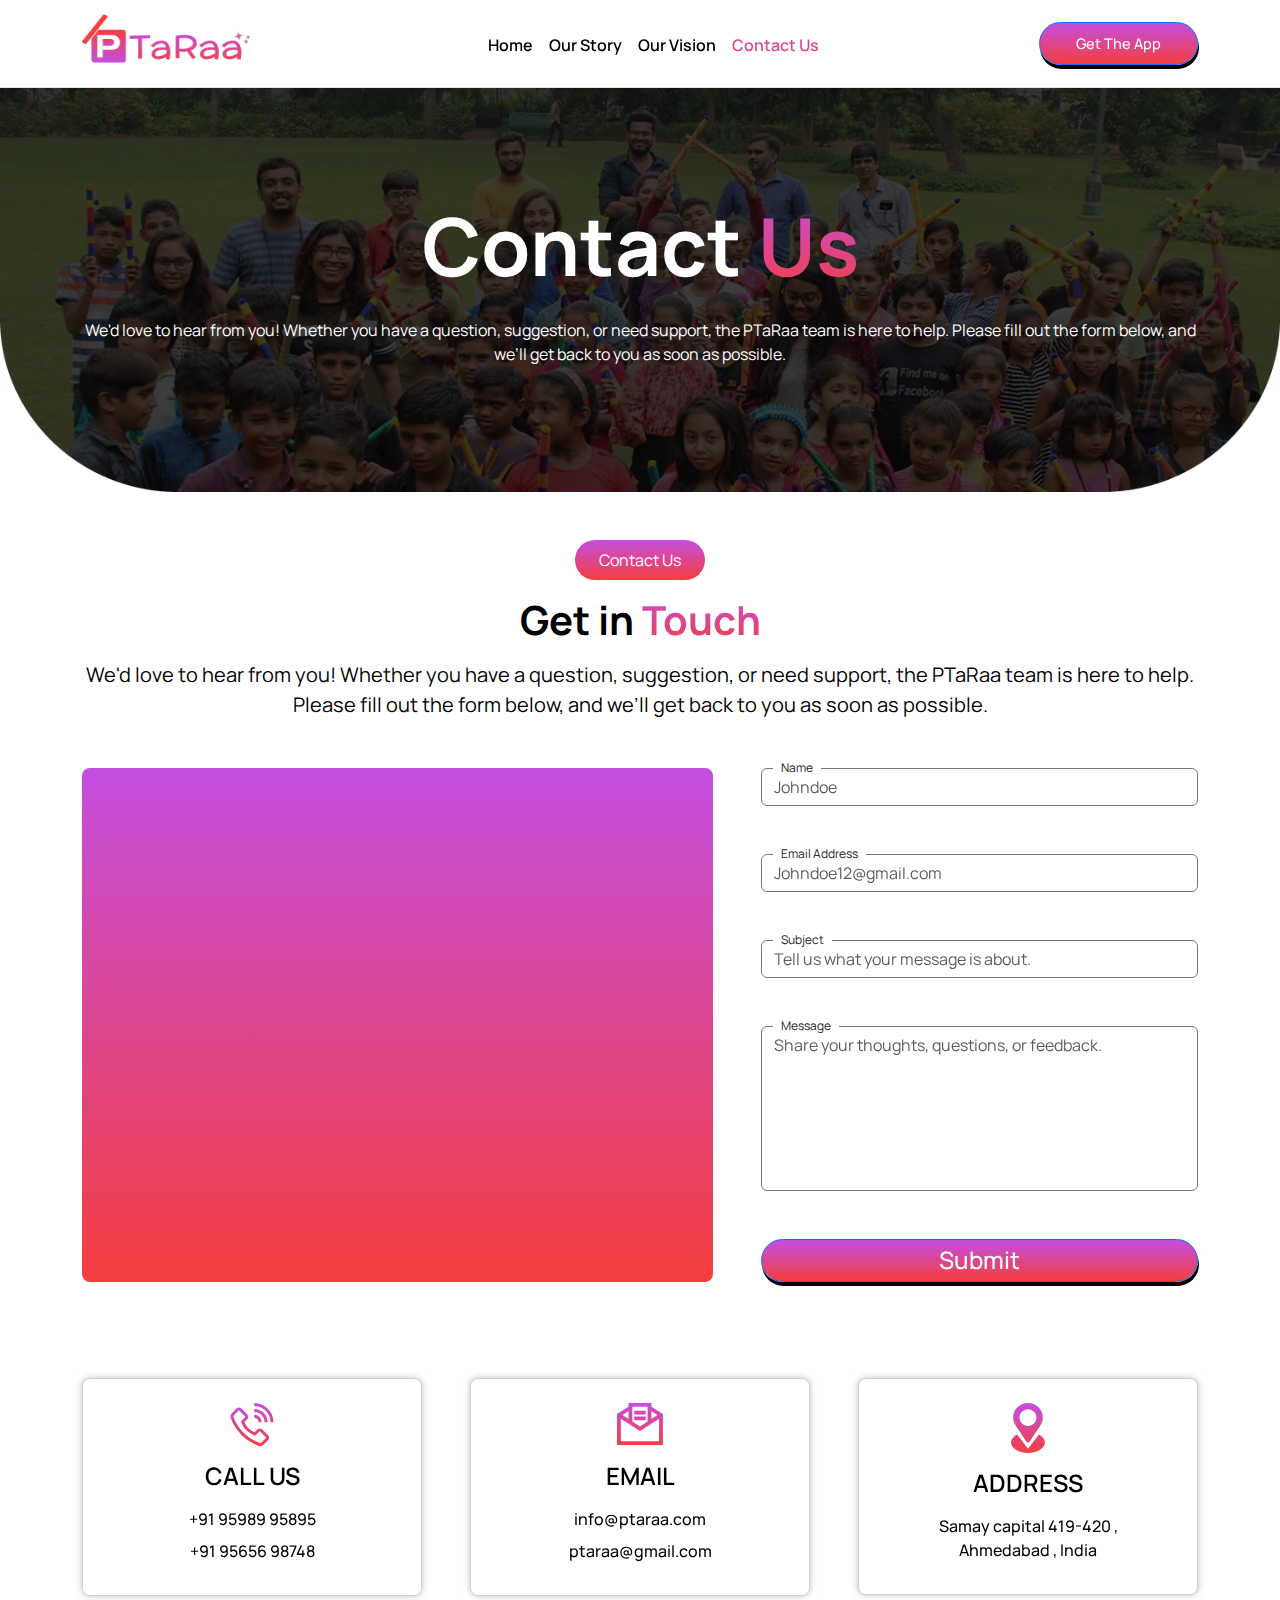
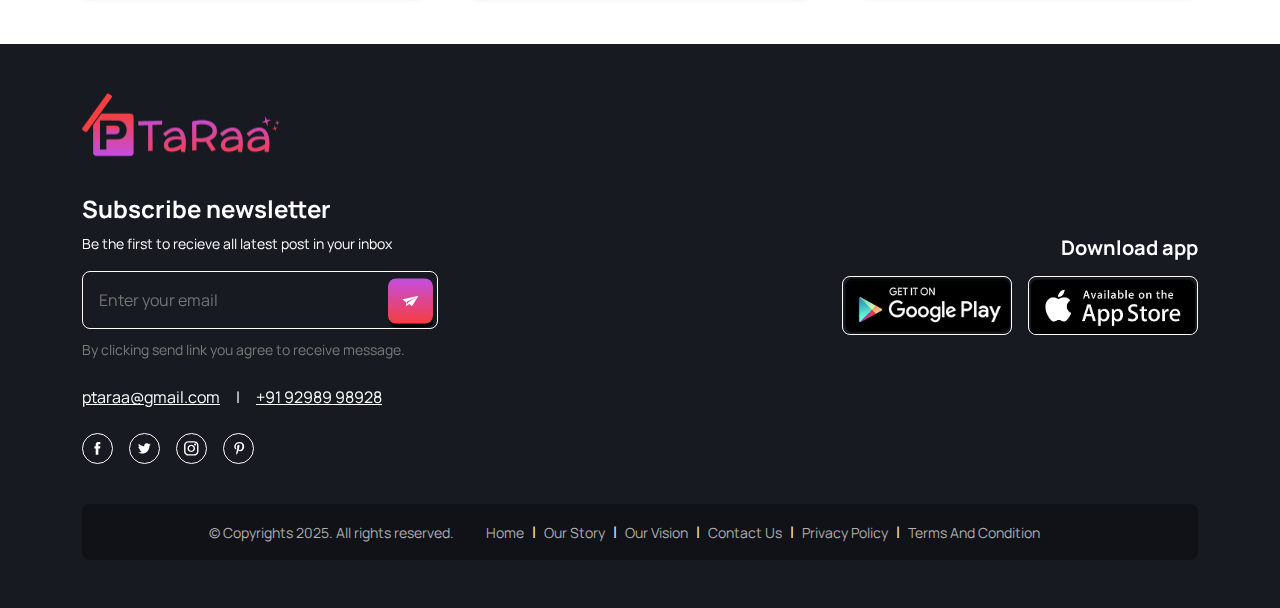
<file: contactUs.html>
<!DOCTYPE html>
<html lang="en">

<head>
    <meta charset="UTF-8">
    <meta name="viewport" content="width=device-width, initial-scale=1.0">
    <!-- favicon -->
    <link rel="icon" href="assets/images/favicon.png" type="image/png">
    <title>ℙ𝕚𝕥𝕒𝕣𝕒𝕒 || ℂ𝕠𝕟𝕥𝕒𝕔𝕥 𝕌𝕤</title>
    <!-- google font -->
    <link rel="preconnect" href="https://fonts.googleapis.com">
    <link rel="preconnect" href="https://fonts.gstatic.com" crossorigin>
    <link href="https://fonts.googleapis.com/css2?family=Manrope:wght@200..800&display=swap" rel="stylesheet">
    <!-- bootstrap -->
    <link href="https://cdn.jsdelivr.net/npm/bootstrap@5.3.3/dist/css/bootstrap.min.css" rel="stylesheet">
    <!-- custom css -->
    <link rel="stylesheet" href="assets/css/custombootstrap.css">
</head>

<body>
    <!--==================== header area start======================-->
    <nav class="navbar border-bottom navbar-expand-lg navbar-light bg-white shadow-sm sticky-top">
        <div class="container">
            <a class="navbar-brand" href="#">
                <img src="assets/images/logo.png" alt="Pitaraa" width="170" height="60"
                    class="d-inline-block align-text-top">
            </a>
            <button class="navbar-toggler" type="button" data-bs-toggle="collapse"
                data-bs-target="#navbarSupportedContent" aria-controls="navbarSupportedContent" aria-expanded="false"
                aria-label="Toggle navigation">
                <span class="navbar-toggler-icon"></span>
            </button>
            <div class="collapse navbar-collapse" id="navbarSupportedContent">
                <ul class="navbar-nav m-auto mb-2 mb-lg-0 ">
                    <li class="nav-item">
                        <a class="nav-link text-center text-black fw-semibold " aria-current="page"
                            href="index.html">Home</a>
                    </li>
                    <li class="nav-item">
                        <a class="nav-link text-center text-black fw-semibold " href="ourStory.html">Our Story</a>
                    </li>
                    <li class="nav-item">
                        <a class="nav-link text-center text-black fw-semibold " href="ourVision.html">Our
                            Vision</a>
                    </li>
                    <li class="nav-item">
                        <a class="nav-link text-center text-black fw-semibold active" href="contactUs.html">Contact
                            Us</a>
                    </li>


                </ul>
                <div class="d-flex justify-content-center align-items-center">
                    <a class="btn btn-primary border-rounded" href="#">Get The App</a>
                </div>
            </div>
        </div>
    </nav>
    <!--==================== header area end======================-->


    <!--==================== Banner area start======================-->
    <section class="bg-lg-full bg-cover bg-center"
        style=" background: url('assets/images/contactus_banner.png') no-repeat; padding: 110px 0;">
        <div class="container">
            <h1 class=" display-1 fw-bold text-center text-white">Contact <span
                    class=" text-highlight-primary">Us</span>
            </h1>
            <p class=" text-center mt-4 fs-6 text-white">
                We'd love to hear from you! Whether you have a question, suggestion, or need support, the PTaRaa team is
                here to help. Please fill out the form below, and we’ll get back to you as soon as possible.
            </p>
        </div>
    </section>
    <!--==================== Banner area end======================-->


    <!--==================== Get in Touch area start======================-->
    <section class="py-5">
        <div class="container">
            <div class="d-flex justify-content-center align-items-center">
                <p class="bg-primary text-white px-4 py-2 rounded-pill">Contact Us</p>
            </div>
            <h1 class="text-center fw-bolder text-black  mb-3 ">Get in <span class=" text-highlight-primary">Touch
                </span></h1>
            <p class=" text-black text-center fs-5 fw-normal mb-5 ">We'd love to hear from you! Whether you have a
                question, suggestion, or need support, the PTaRaa team is here to help. Please fill out the form below,
                and we’ll get back to you as soon as possible.</p>
            <div class="row g-5">
                <div class="col-lg-7 col-md-6">

                    <div class="map_area p-1  h-100 bg-primary rounded-3">
                        <iframe class=" rounded-3 w-100 h-100"
                            src="https://www.google.com/maps/embed?pb=!1m18!1m12!1m3!1d3245.726799632855!2d72.671405474659!3d23.054565715134785!2m3!1f0!2f0!3f0!3m2!1i1024!2i768!4f13.1!3m3!1m2!1s0x395e87370a01d0e7%3A0xff97d6351c87dda0!2sNikol%20Ahmedabad!5e1!3m2!1sen!2sbd!4v1741531666535!5m2!1sen!2sbd"
                            width="600" height="450" style="border:0;" allowfullscreen="" loading="lazy"
                            referrerpolicy="no-referrer-when-downgrade"></iframe>
                    </div>
                </div>
                <div class="col-lg-5 col-md-6">

                    <form action="" method="post">
                        <div class="row g-5">
                            <div class="col-12">
                                <div class=" position-relative">
                                    <label class=" position-absolute bg-white px-2 fw-normal  "
                                        style="top: -9px; left: 12px ; font-size: 12px;" for="Name">Name</label>
                                    <input type="text"
                                        class="form-control border-0 border-bottom border-1 border-primary"
                                        placeholder="Johndoe" required>

                                </div>
                            </div>
                            <div class="col-12">
                                <div class=" position-relative">
                                    <label class="  position-absolute bg-white px-2 fw-normal  "
                                        style="top: -9px; left: 12px ; font-size: 12px;" for="email">Email
                                        Address</label>
                                    <input type="email"
                                        class="form-control border-0 border-bottom border-2 border-primary"
                                        placeholder="Johndoe12@gmail.com" required>

                                </div>
                            </div>
                            <div class="col-12">
                                <div class=" position-relative">
                                    <label class="  position-absolute bg-white px-2 fw-normal  "
                                        style="top: -9px; left: 12px ; font-size: 12px;" for="Subject">Subject</label>
                                    <input type="text"
                                        class="form-control border-0 border-bottom border-2 border-primary"
                                        placeholder="Tell us what your message is about." required>

                                </div>
                            </div>
                            <div class="col-12">
                                <div class=" position-relative">
                                    <label class="  position-absolute bg-white px-2 fw-normal  "
                                        style="top: -9px; left: 12px ; font-size: 12px;" for="Message">Message</label>
                                    <textarea style=" resize: none; height: 165px; "
                                        class="form-control  border-0 border-bottom border-2 border-primary"
                                        placeholder="Share your thoughts, questions, or feedback." required></textarea>

                                </div>
                            </div>


                            <div class="col-12">
                                <!-- <div class="bg-primary rounded-3 " style="padding: 1.5px;">
                                    <button type="submit" class=" h-100 w-100 bg-white rounded-3 border-0"><span
                                            class=" fs-4 fw-medium text-highlight-primary ">Submit</span></button>
                                </div> -->
                                <button class="btn btn-primary border-rounded fs-4 fw-medium w-100">Submit</button>
                            </div>
                        </div>
                    </form>


                </div>
            </div>
        </div>


    </section>
    <!--==================== Get in Touch area end======================-->


    <!--==================== contact information area start======================-->
    <section class="py-5">
        <div class="container">

            <div class="row g-5">
                <div class="col-lg-4 col-md-6">
                    <div class="bg-white
                    rounded-3 p-4" style="border: 1.89px solid #D0D0D0;
                    box-shadow: 0px 0px 7.56px 0px #00000040;">
                        <div class="d-flex justify-content-center align-items-center flex-column">
                            <img class=" mb-3" width="46px" height="43px" src="assets/images/call_icon.svg" alt="Call"
                                class="me-3">
                            <h1 class=" fs-4 fw-semibold text-black mb-3 text-center">CALL US</h1>
                            <a class=" text-center text-black mb-2 fs-6 fw-medium text-decoration-none"
                                href="tel:+919598995895">+91 95989 95895</a>
                            <a class=" text-center text-black mb-2 fs-6 fw-medium text-decoration-none"
                                href="tel:+91 95656 98748">+91 95656 98748</a>

                        </div>
                    </div>
                </div>
                <div class="col-lg-4 col-md-6">
                    <div class="bg-white
                    rounded-3 p-4" style="border: 1.89px solid #D0D0D0;
                    box-shadow: 0px 0px 7.56px 0px #00000040;">
                        <div class="d-flex justify-content-center align-items-center flex-column">
                            <img class=" mb-3" width="46px" height="43px" src="assets/images/email.svg" alt="Email"
                                class="me-3">
                            <h1 class=" fs-4 fw-semibold text-black mb-3 text-center">EMAIL</h1>
                            <a class=" text-center text-black mb-2 fs-6 fw-medium text-decoration-none"
                                href="mailto:info@ptaraa.com">info@ptaraa.com</a>
                            <a class=" text-center text-black mb-2 fs-6 fw-medium text-decoration-none"
                                href="mailto:ptaraa@gmail.com">ptaraa@gmail.com</a>

                        </div>
                    </div>
                </div>
                <div class="col-lg-4 col-md-6">
                    <div class="bg-white
                    rounded-3 p-4" style="border: 1.89px solid #D0D0D0;
                    box-shadow: 0px 0px 7.56px 0px #00000040;">
                        <div class="d-flex justify-content-center align-items-center flex-column">
                            <img class=" mb-3" width="46px" height="50px" src="assets/images/location.svg" alt="Email"
                                class="me-3">
                            <h1 class=" fs-4 fw-semibold text-black mb-3 text-center">ADDRESS</h1>
                            <p class=" text-center text-black mb-2 fs-6 fw-medium text-decoration-none">
                                Samay capital 419-420 , <br> Ahmedabad , India
                            </p>


                        </div>
                    </div>
                </div>

            </div>
        </div>
    </section>
    <!--==================== contact information area end======================-->




    <!--====================footer area start======================-->
    <footer class="footer-area py-5" style="background: #181A22;">
        <div class="container">
            <div class="row g-4">
                <div class="col-lg-4">
                    <div class="footer-widget">
                        <img src="assets/images/logo.png" alt="Pitaraa" width="200" height="78"
                            class="d-inline-block align-text-top">
                        <h2 class=" text-white fs-4 fw-bold mt-4">Subscribe newsletter</h2>
                        <small class="fw-normal text-white">Be the first to recieve all latest post in your
                            inbox</small>
                        <form action="" method="post">
                            <div class="input-group mt-3 mb-2 rounded-3 d-flex justify-content-between position-relative "
                                style="border: 0.91px solid #FFFFFF">
                                <input type="email" class="  text-white w-100 rounded-3 border-0 bg-transparent p-3"
                                    placeholder="Enter your email" aria-label="Recipient's username"
                                    aria-describedby="button-addon2">
                                <button
                                    class=" btn-primary p-0 mx-1 rounded-3 border-0 flex-shrink-0 position-absolute top-50 end-0 translate-middle-y d-flex justify-content-center align-items-center"
                                    type="button" id="button-addon2" style=" width: 45px; height: 45px; margin: 1px;">
                                    <img src="assets/images/sendicon.svg" alt="">
                                </button>
                            </div>
                            <small class="fw-normal  " style="color: #7A7A7A;">By clicking send link you agree to
                                receive message.</small>
                        </form>
                        <ul
                            class="list-unstyled mt-4 d-flex flex-md-nowrap flex-wrap justify-content-start align-items-center">
                            <li>
                                <a href="mailto:ptaraa@gmail.com" class="  text-nowrap text-white">
                                    ptaraa@gmail.com
                                </a>
                            </li>
                            <li class="text-white mx-3">
                                |
                            </li>
                            <li>
                                <a href="tel:+91 92989 98928" class=" text-nowrap text-white">
                                    +91 92989 98928
                                </a>
                            </li>
                        </ul>
                        <!-- social media link -->
                        <ul class="list-unstyled mt-4 d-flex justify-content-start align-items-center">
                            <li>
                                <a href="#"
                                    class=" border-white rounded-circle border mx-2 d-flex justify-content-center align-items-center "
                                    style="height: 31px; width: 31px; margin-left:0 !important;">
                                    <img src="assets/images/facebook.svg" alt="Facebook">
                                </a>
                            </li>
                            <li>
                                <a href="#"
                                    class=" border-white rounded-circle border mx-2 d-flex justify-content-center align-items-center "
                                    style="height: 31px; width: 31px;">
                                    <img src="assets/images/twitor.svg" alt="Twitor">
                                </a>
                            </li>
                            <li>
                                <a href="#"
                                    class=" border-white rounded-circle border mx-2 d-flex justify-content-center align-items-center "
                                    style="height: 31px; width: 31px;">
                                    <img src="assets/images/instagram.svg" alt="Instagram">
                                </a>
                            </li>
                            <li>
                                <a href="#"
                                    class=" border-white rounded-circle border mx-2 d-flex justify-content-center align-items-center "
                                    style="height: 31px; width: 31px;">
                                    <img src="assets/images/pinterest.png" alt="Pinterest">
                                </a>
                            </li>
                        </ul>
                    </div>
                </div>
                <div class="col-lg-4"></div>
                <div class="col-lg-4">
                    <div class="footer-widget d-flex justify-content-center align-items-center h-100 flex-column">
                        <h3 class="fw-bolder fs-5 text-white text-lg-end text-center w-100">Download app</h3>
                        <div class="d-flex mt-2 justify-content-center align-items-center">
                            <a href="#" class="me-3 downloadBtn rounded-3  overflow-hidden" style="border: 0.91px solid #FFFFFF ; " >
                                <img src="assets/images/palystorebtn.png" width="224" height="80" alt="Play Store"
                                    class="img-fluid">
                            </a>
                            <a href="#" class=" downloadBtn rounded-3 overflow-hidden" style="border: 0.91px solid #FFFFFF ; ">
                                <img src="assets/images/applestorebtn.png" width="224" height="75" alt="App Store"
                                    class="img-fluid">
                            </a>
                        </div>
                    </div>
                </div>
            </div>
            <!-- footer link -->
            <div class=" d-flex mt-4 flex-wrap justify-content-center align-items-center rounded-3 p-3"
                style="background: #111218;">
                <small class="" style="color: #AFAFAF; font-size: 14px">© Copyrights 2025. All rights
                    reserved.</small>
                <div class="d-flex mx-4 text-white flex-wrap justify-content-center align-items-center">
                    <a href="index.html" class=" text-nowrap text-decoration-none mx-2 "
                        style="color: #AFAFAF; font-size: 14px">Home</a>
                    |
                    <a href="ourStory.html" class=" text-nowrap text-decoration-none mx-2"
                        style="color: #AFAFAF; font-size: 14px">Our Story</a>
                    |
                    <a href="ourVision.html" class=" text-nowrap text-decoration-none mx-2"
                        style="color: #AFAFAF; font-size: 14px">Our Vision</a>
                    |
                    <a href="contactUs.html" class=" text-nowrap text-decoration-none mx-2"
                        style="color: #AFAFAF; font-size: 14px">Contact Us</a>
                    |
                    <a href="privacyPolicy.html" class=" text-nowrap text-decoration-none mx-2"
                        style="color: #AFAFAF; font-size: 14px">Privacy Policy</a>
                    |
                    <a href="termsAndConditions.html" class=" text-nowrap text-decoration-none  mx-2"
                        style="color: #AFAFAF; font-size: 14px">Terms And Condition</a>
                </div>

            </div>
    </footer>
    <!--==================== footer area end======================-->
    <!-- scroll to top btn -->
    <button id="scrollToTopBtn" title="Go to top">
        <svg xmlns="http://www.w3.org/2000/svg" viewBox="0 0 24 24" width="24" height="24">
            <path fill="white" d="M12 2l8 8h-6v12h-4v-12h-6z" />
        </svg>
    </button>


    <!-- jquery -->
    <script src="https://code.jquery.com/jquery-3.6.0.min.js"></script>
    <script>
        $(document).ready(function () {
            // Show/hide the button based on scroll position
            $(window).scroll(function () {
                if ($(this).scrollTop() > 50) {
                    $('#scrollToTopBtn').fadeIn();
                } else {
                    $('#scrollToTopBtn').fadeOut();
                }
            });

            // Smooth scroll to top when the button is clicked
            $('#scrollToTopBtn').click(function () {
                $('html, body').animate({ scrollTop: 0 }, 800);
                return false;
            });
        });
    </script>
    <!-- script -->
    <script src="https://cdn.jsdelivr.net/npm/bootstrap@5.3.3/dist/js/bootstrap.bundle.min.js"></script>
</body>

</html>
</file>
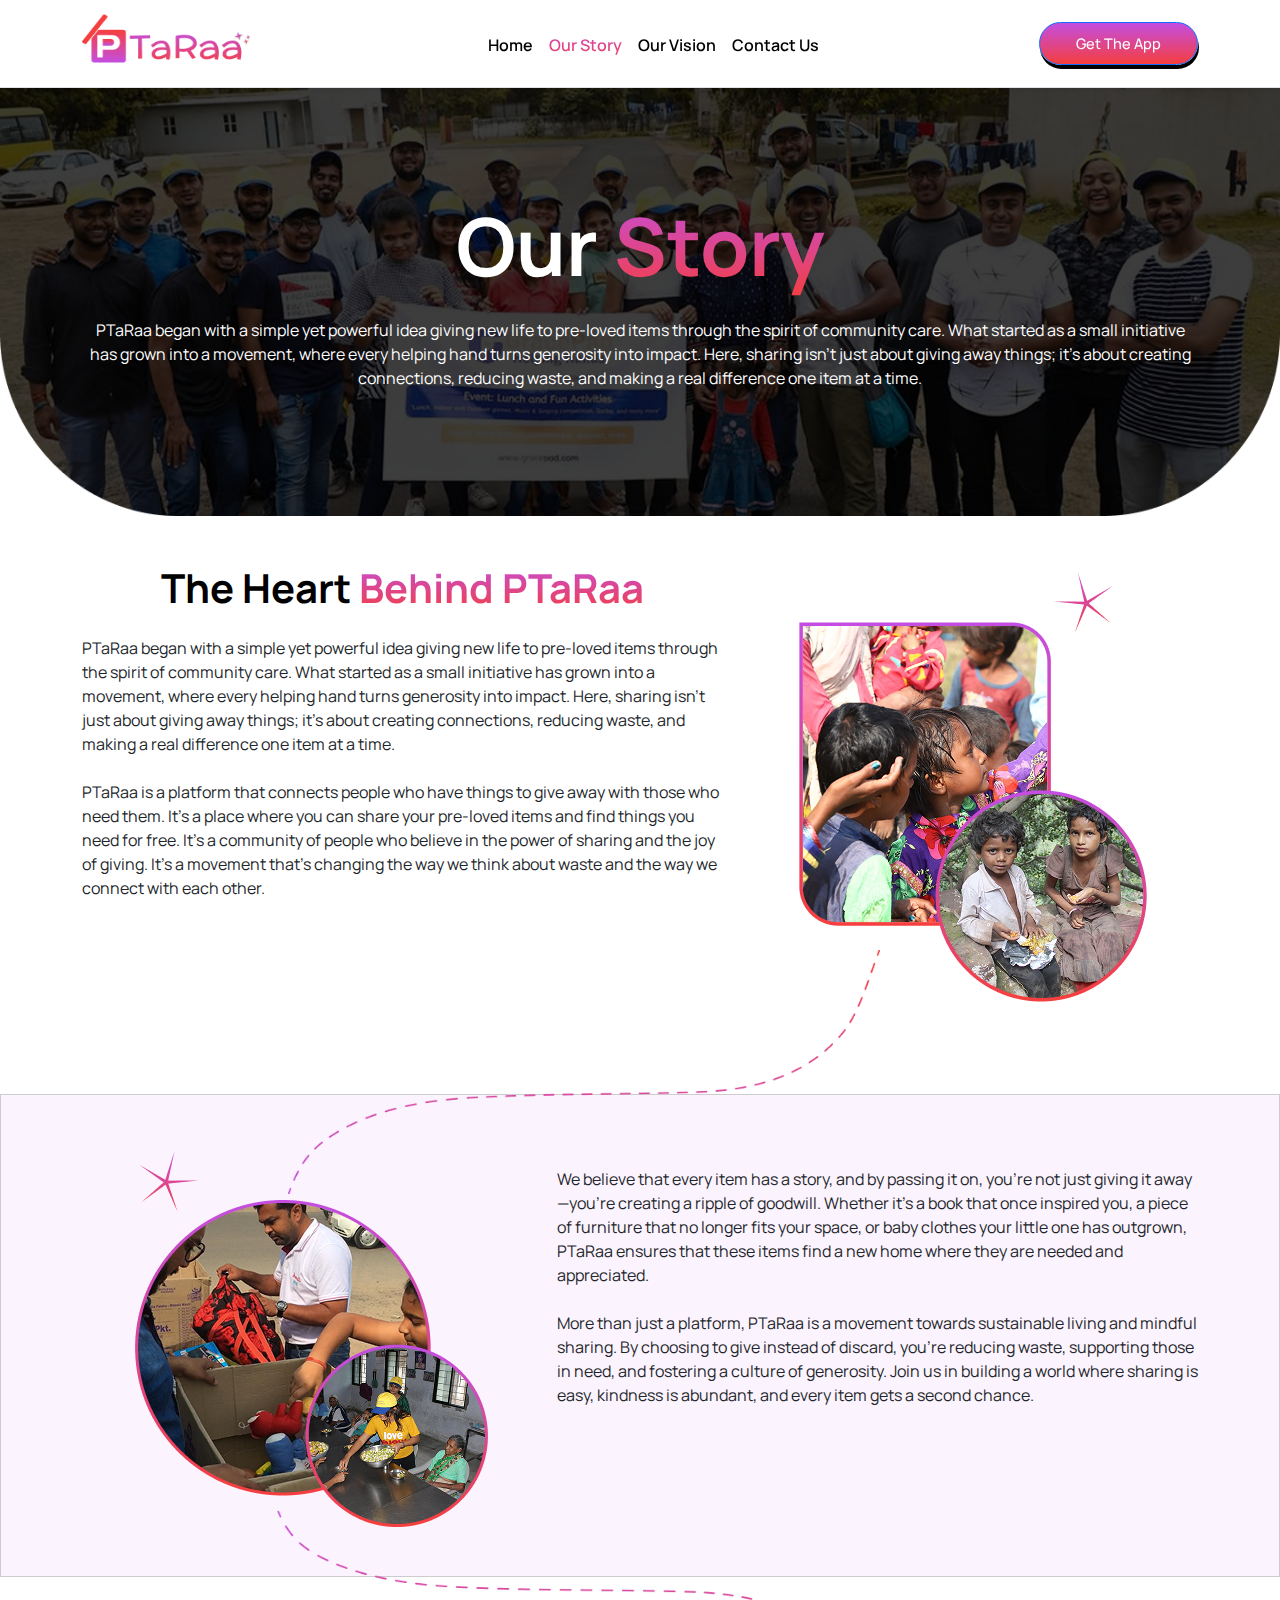
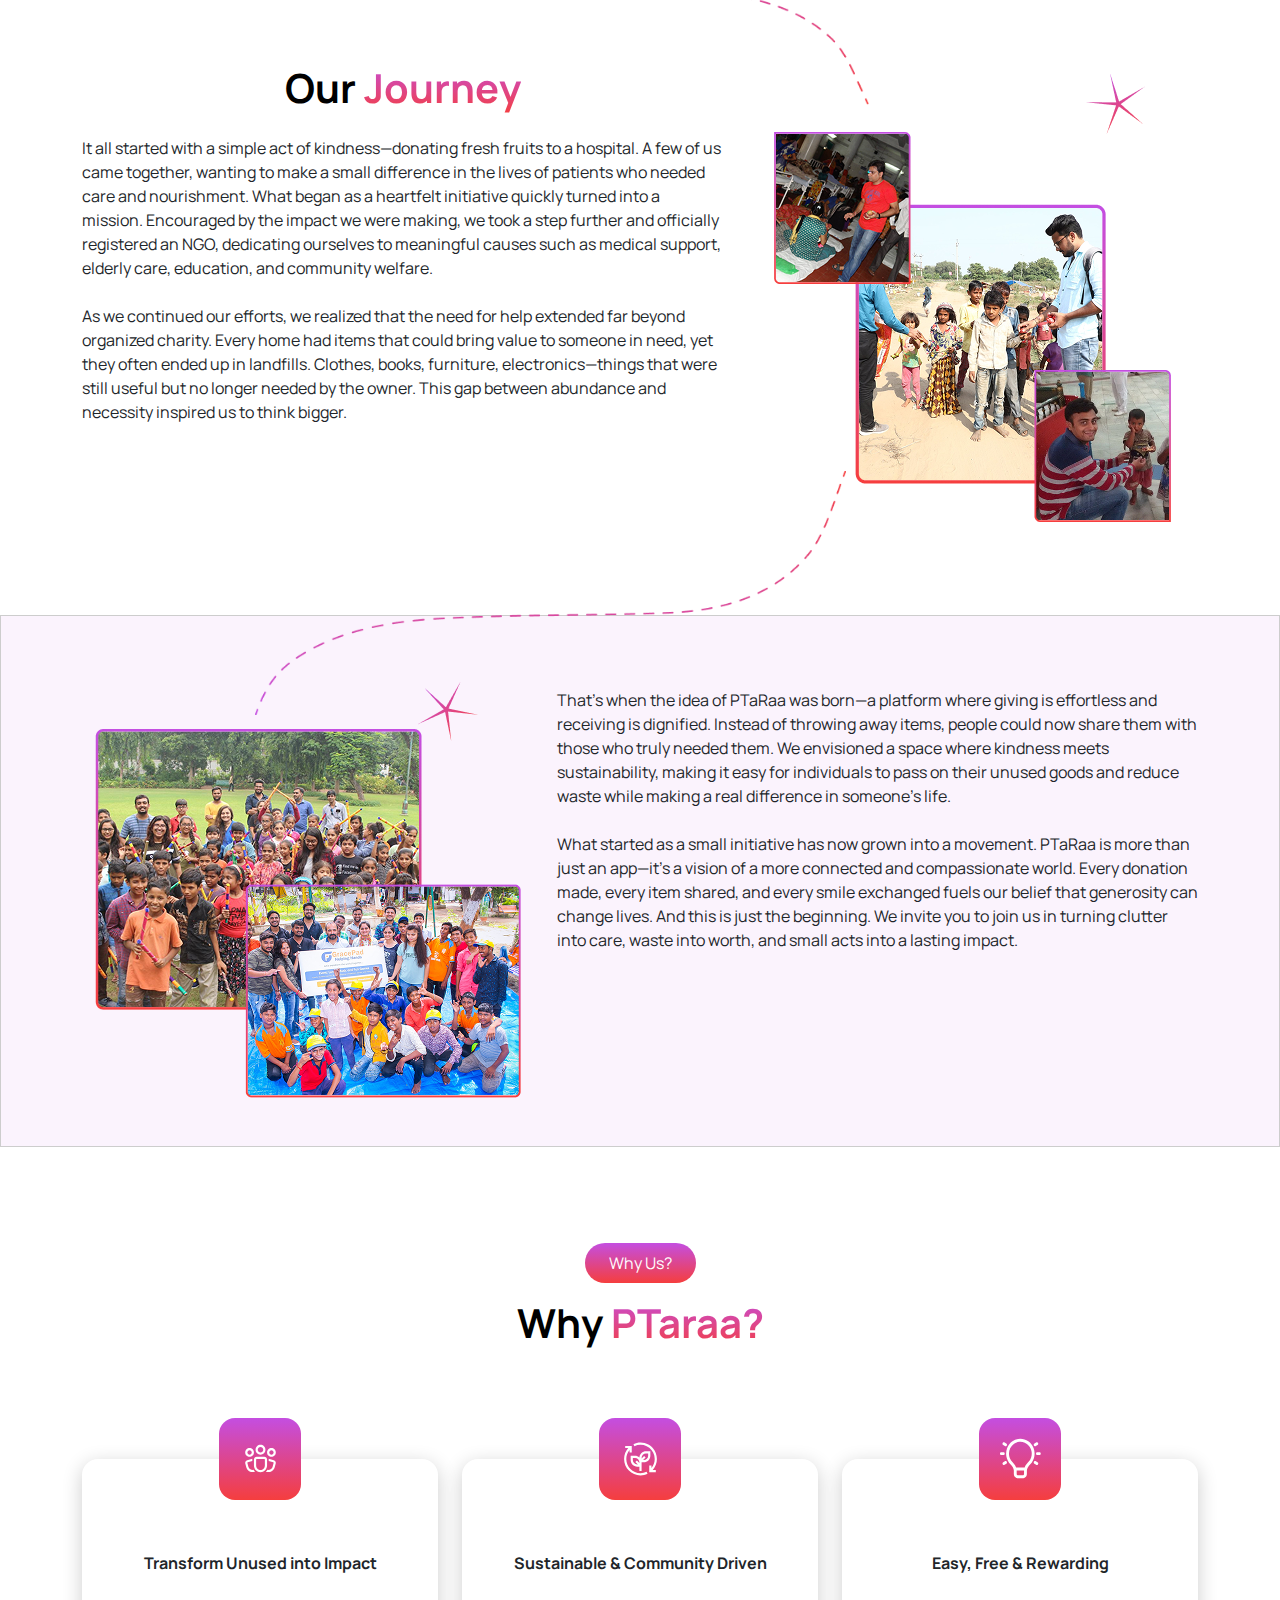
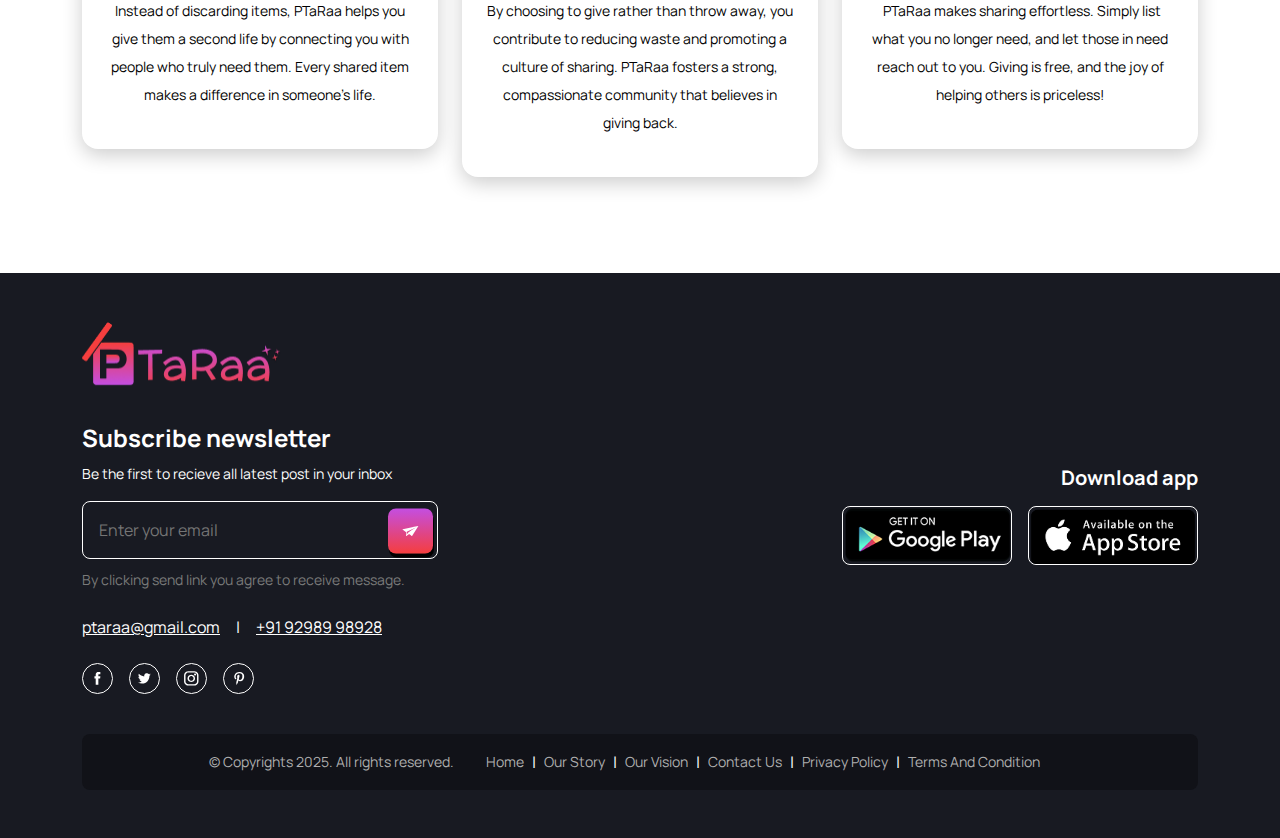
<file: ourStory.html>
<!DOCTYPE html>
<html lang="en">

<head>
    <meta charset="UTF-8">
    <meta name="viewport" content="width=device-width, initial-scale=1.0">
    <!-- favicon -->
    <link rel="icon" href="assets/images/favicon.png" type="image/png">
    <title>ℙ𝕚𝕥𝕒𝕣𝕒𝕒 || 𝕆𝕦𝕣 𝕊𝕥𝕠𝕣𝕪</title>
    <!-- google font -->
    <link rel="preconnect" href="https://fonts.googleapis.com">
    <link rel="preconnect" href="https://fonts.gstatic.com" crossorigin>
    <link href="https://fonts.googleapis.com/css2?family=Manrope:wght@200..800&display=swap" rel="stylesheet">
    <!-- bootstrap -->
    <link href="https://cdn.jsdelivr.net/npm/bootstrap@5.3.3/dist/css/bootstrap.min.css" rel="stylesheet">
    <!-- custom css -->
    <link rel="stylesheet" href="assets/css/custombootstrap.css">
</head>

<body>
    <!--==================== header area start======================-->
    <nav class="navbar border-bottom navbar-expand-lg navbar-light bg-white shadow-sm sticky-top">
        <div class="container">
            <a class="navbar-brand" href="#">
                <img src="assets/images/logo.png" alt="Pitaraa" width="170" height="60"
                    class="d-inline-block align-text-top">
            </a>
            <button class="navbar-toggler" type="button" data-bs-toggle="collapse"
                data-bs-target="#navbarSupportedContent" aria-controls="navbarSupportedContent" aria-expanded="false"
                aria-label="Toggle navigation">
                <span class="navbar-toggler-icon"></span>
            </button>
            <div class="collapse navbar-collapse" id="navbarSupportedContent">
                <ul class="navbar-nav m-auto mb-2 mb-lg-0 ">
                    <li class="nav-item">
                        <a class="nav-link text-center text-black fw-semibold " aria-current="page"
                            href="index.html">Home</a>
                    </li>
                    <li class="nav-item">
                        <a class="nav-link text-center text-black fw-semibold active" href="ourStory.html">Our Story</a>
                    </li>
                    <li class="nav-item">
                        <a class="nav-link text-center text-black fw-semibold" href="ourVision.html">Our Vision</a>
                    </li>
                    <li class="nav-item">
                        <a class="nav-link text-center text-black fw-semibold" href="contactUs.html">Contact Us</a>
                    </li>


                </ul>
                <div class="d-flex justify-content-center align-items-center">
                    <a class="btn btn-primary border-rounded" href="#">Get The App</a>
                </div>
            </div>
        </div>
    </nav>
    <!--==================== header area end======================-->


    <!--==================== Banner area start======================-->
    <section class=" bg-lg-full bg-cover bg-center"
        style=" background: url('assets/images/ourstory_banner.png') no-repeat; padding: 110px 0;">
        <div class="container">
            <h1 class=" display-1 fw-bold text-center text-white">Our <span class=" text-highlight-primary">Story</span>
            </h1>
            <p class=" text-center mt-4 fs-6 text-white">
                PTaRaa began with a simple yet powerful idea giving new life to pre-loved items through the spirit of
                community care. What started as a small initiative has grown into a movement, where every helping hand
                turns generosity into impact. Here, sharing isn’t just about giving away things; it’s about creating
                connections, reducing waste, and making a real difference one item at a time.
            </p>
        </div>
    </section>
    <!--==================== Banner area end======================-->

    <!--==================== Our Story area start======================-->
    <section class="py-5">
        <div class="container">
            <div class="row g-4">
                <div class="col-lg-7">
                    <h1 class=" fs-1 fw-bold text-center text-black">The Heart <span
                            class=" text-highlight-primary">Behind PTaRaa</span></h1>
                    <p class="fs-6 mt-4">PTaRaa began with a simple yet powerful idea giving new life to pre-loved items
                        through the spirit of community care. What started as a small initiative has grown into a
                        movement, where every helping hand turns generosity into impact. Here, sharing isn’t just about
                        giving away things; it’s about creating connections, reducing waste, and making a real
                        difference one item at a time.</p>
                    <p class="fs-6 mt-4">PTaRaa is a platform that connects people who have things to give away with
                        those who need them. It’s a place where you can share your pre-loved items and find things you
                        need for free. It’s a community of people who believe in the power of sharing and the joy of
                        giving. It’s a movement that’s changing the way we think about waste and the way we connect with
                        each other.</p>
                </div>
                <div class="col-lg-5">
                    <div class="d-flex justify-content-center align-items-center">
                        <img src="assets/images/storysection1.png" alt="Our Story" class="img-fluid">
                    </div>


                </div>
            </div>
        </div>
    </section>


    <div class="container d-lg-block d-none">
        <div class="d-flex justify-content-center align-items-center" style="margin-top: -9%; margin-bottom: -9%;">
            <img class="w-100 w-xl-50" src="assets/images/sectiononeline.png"
                style="margin-right: 10%; max-width: 730px" alt="">
        </div>
    </div>


    <section class="py-5 bg-purple border-purple ">
        <div class="container">
            <div class="row g-4">
                <div class="col-lg-5">
                    <div class="d-flex justify-content-center align-items-center">
                        <img src="assets/images/storysection2.png" alt="Our Story" class="img-fluid">
                    </div>


                </div>
                <div class="col-lg-7">

                    <p class="fs-6 mt-4">We believe that every item has a story, and by passing it on, you’re not just
                        giving it away—you’re creating a ripple of goodwill. Whether it’s a book that once inspired you,
                        a piece of furniture that no longer fits your space, or baby clothes your little one has
                        outgrown, PTaRaa ensures that these items find a new home where they are needed and appreciated.
                    </p>
                    <p class="fs-6 mt-4">More than just a platform, PTaRaa is a movement towards sustainable living and
                        mindful sharing. By choosing to give instead of discard, you’re reducing waste, supporting those
                        in need, and fostering a culture of generosity. Join us in building a world where sharing is
                        easy, kindness is abundant, and every item gets a second chance.</p>
                </div>

            </div>
        </div>
    </section>


    <div class="container d-lg-block d-none">
        <div class="d-flex justify-content-center align-items-center" style="margin-top: -6%; margin-bottom: -8%;">
            <img class="w-100 w-xl-50" src="assets/images/sectiontwoline.png"
                style="margin-right: 12%; max-width: 730px" alt="">
        </div>
    </div>

    <section class="py-5">
        <div class="container">
            <div class="row g-4">
                <div class="col-lg-7">
                    <h1 class=" fs-1 fw-bold text-center text-black">Our <span
                            class=" text-highlight-primary">Journey</span></h1>
                    <p class="fs-6 mt-4">It all started with a simple act of kindness—donating fresh fruits to a
                        hospital. A few of us came together, wanting to make a small difference in the lives of patients
                        who needed care and nourishment. What began as a heartfelt initiative quickly turned into a
                        mission. Encouraged by the impact we were making, we took a step further and officially
                        registered an NGO, dedicating ourselves to meaningful causes such as medical support, elderly
                        care, education, and community welfare.</p>
                    <p class="fs-6 mt-4">

                        As we continued our efforts, we realized that the need for help extended far beyond organized
                        charity. Every home had items that could bring value to someone in need, yet they often ended up
                        in landfills. Clothes, books, furniture, electronics—things that were still useful but no longer
                        needed by the owner. This gap between abundance and necessity inspired us to think bigger.</p>
                </div>
                <div class="col-lg-5">
                    <div class="d-flex justify-content-center align-items-center">
                        <img src="assets/images/storysection3.png" alt="Our Story" class="img-fluid">
                    </div>


                </div>
            </div>
        </div>
    </section>



    <div class="container d-lg-block d-none">
        <div class="d-flex justify-content-center align-items-center" style="margin-top: -9%; margin-bottom: -9%;">
            <img class="w-100 w-xl-50" src="assets/images/sectiononeline.png"
                style="margin-right: 16%; max-width: 730px" alt="">
        </div>
    </div>


    <section class="py-5 bg-purple border-purple ">
        <div class="container">
            <div class="row g-4">
                <div class="col-lg-5">
                    <div class="d-flex justify-content-center align-items-center">
                        <img src="assets/images/storysection4.png" alt="Our Story" class="img-fluid">
                    </div>


                </div>
                <div class="col-lg-7">

                    <p class="fs-6 mt-4">That’s when the idea of PTaRaa was born—a platform where giving is effortless
                        and receiving is dignified. Instead of throwing away items, people could now share them with
                        those who truly needed them. We envisioned a space where kindness meets sustainability, making
                        it easy for individuals to pass on their unused goods and reduce waste while making a real
                        difference in someone’s life.
                    </p>
                    <p class="fs-6 mt-4">
                        What started as a small initiative has now grown into a movement. PTaRaa is more than just an
                        app—it’s a vision of a more connected and compassionate world. Every donation made, every item
                        shared, and every smile exchanged fuels our belief that generosity can change lives. And this is
                        just the beginning. We invite you to join us in turning clutter into care, waste into worth, and
                        small acts into a lasting impact.</p>
                </div>

            </div>
        </div>
    </section>
    <!--==================== Our Story area end======================-->


    <!--==================== why us area start======================-->
    <section class="our-features-area py-5 py-lg-10">
        <div class="container">
            <div class="d-flex justify-content-center align-items-center">
                <p class="bg-primary text-white px-4 py-2 rounded-pill">Why Us?</p>
            </div>
            <h1 class="text-center fw-bolder text-black  mb-6 ">Why <span class=" text-highlight-primary">PTaraa?
                </span></h1>
            <div class="row g-4">
                <div class="col-lg-4">
                    <div class="feature-card mt-5  bg-white   p-4 rounded-4 position-relative"
                        style="box-shadow: 0px 5.42px 20.33px 0px #00000033;">
                        <div class="position-absolute top-0 start-50 translate-middle bg-primary rounded-4 d-flex justify-content-center align-items-center p-3"
                            style=" width: 82px; height: 82px;">
                            <img src="assets/images/community.svg" alt="">
                        </div>
                        <h3 class="fw-bolder fs-6 text-center mb-4" style="margin-top: 71px;">Transform Unused into
                            Impact</h3>
                        <p class="text-black text-center  fw-normal lh-lg " style="font-size: 14px;">Instead of
                            discarding items, PTaRaa helps you give them a second life by connecting you with people who
                            truly need them. Every shared item makes a difference in someone’s life.</p>

                    </div>
                </div>
                <div class="col-lg-4">
                    <div class="feature-card mt-5  bg-white   p-4 rounded-4 position-relative"
                        style="box-shadow: 0px 5.42px 20.33px 0px #00000033;">
                        <div class="position-absolute top-0 start-50 translate-middle bg-primary rounded-4 d-flex justify-content-center align-items-center p-3"
                            style=" width: 82px; height: 82px;">
                            <img src="assets/images/eco.svg" alt="">
                        </div>
                        <h3 class="fw-bolder fs-6 text-center mb-4" style="margin-top: 71px;">Sustainable & Community
                            Driven
                        </h3>
                        <p class="text-black text-center  fw-normal lh-lg " style="font-size: 14px;">By choosing to give
                            rather than throw away, you contribute to reducing waste and promoting a culture of sharing.
                            PTaRaa fosters a strong, compassionate community that believes in giving back.</p>

                    </div>
                </div>
                <div class="col-lg-4">
                    <div class="feature-card mt-5  bg-white   p-4 rounded-4 position-relative" style="box-shadow: 0px 5.42px 20.33px 0px #00000033;
">
                        <div class="position-absolute top-0 start-50 translate-middle bg-primary rounded-4 d-flex justify-content-center align-items-center p-3"
                            style=" width: 82px; height: 82px;">
                            <img src="assets/images/light.svg" alt="">
                        </div>
                        <h3 class="fw-bolder fs-6 text-center mb-4" style="margin-top: 71px;">Easy, Free & Rewarding
                        </h3>
                        <p class="text-black text-center  fw-normal lh-lg " style="font-size: 14px;"> PTaRaa makes
                            sharing effortless. Simply list what you no longer need, and let those in need reach out to
                            you. Giving is free, and the joy of helping others is priceless!</p>

                    </div>
                </div>


            </div>
        </div>
    </section>
    <!--==================== why us area end======================-->

    <!--====================footer area start======================-->
    <footer class="footer-area py-5" style="background: #181A22;">
        <div class="container">
            <div class="row g-4">
                <div class="col-lg-4">
                    <div class="footer-widget">
                        <img src="assets/images/logo.png" alt="Pitaraa" width="200" height="78"
                            class="d-inline-block align-text-top">
                        <h2 class=" text-white fs-4 fw-bold mt-4">Subscribe newsletter</h2>
                        <small class="fw-normal text-white">Be the first to recieve all latest post in your
                            inbox</small>
                        <form action="" method="post">
                            <div class="input-group mt-3 mb-2 rounded-3 d-flex justify-content-between position-relative "
                                style="border: 0.91px solid #FFFFFF">
                                <input type="email" class="  text-white w-100 rounded-3 border-0 bg-transparent p-3"
                                    placeholder="Enter your email" aria-label="Recipient's username"
                                    aria-describedby="button-addon2">
                                <button
                                    class=" btn-primary p-0 mx-1 rounded-3 border-0 flex-shrink-0 position-absolute top-50 end-0 translate-middle-y d-flex justify-content-center align-items-center"
                                    type="button" id="button-addon2" style=" width: 45px; height: 45px; margin: 1px;">
                                    <img src="assets/images/sendicon.svg" alt="">
                                </button>
                            </div>
                            <small class="fw-normal  " style="color: #7A7A7A;">By clicking send link you agree to
                                receive message.</small>
                        </form>
                        <ul
                            class="list-unstyled mt-4 d-flex flex-md-nowrap flex-wrap justify-content-start align-items-center">
                            <li>
                                <a href="mailto:ptaraa@gmail.com" class="  text-nowrap text-white">
                                    ptaraa@gmail.com
                                </a>
                            </li>
                            <li class="text-white mx-3">
                                |
                            </li>
                            <li>
                                <a href="tel:+91 92989 98928" class=" text-nowrap text-white">
                                    +91 92989 98928
                                </a>
                            </li>
                        </ul>
                        <!-- social media link -->
                        <ul class="list-unstyled mt-4 d-flex justify-content-start align-items-center">
                            <li>
                                <a href="#"
                                    class=" border-white rounded-circle border mx-2 d-flex justify-content-center align-items-center "
                                    style="height: 31px; width: 31px; margin-left:0 !important;">
                                    <img src="assets/images/facebook.svg" alt="Facebook">
                                </a>
                            </li>
                            <li>
                                <a href="#"
                                    class=" border-white rounded-circle border mx-2 d-flex justify-content-center align-items-center "
                                    style="height: 31px; width: 31px;">
                                    <img src="assets/images/twitor.svg" alt="Twitor">
                                </a>
                            </li>
                            <li>
                                <a href="#"
                                    class=" border-white rounded-circle border mx-2 d-flex justify-content-center align-items-center "
                                    style="height: 31px; width: 31px;">
                                    <img src="assets/images/instagram.svg" alt="Instagram">
                                </a>
                            </li>
                            <li>
                                <a href="#"
                                    class=" border-white rounded-circle border mx-2 d-flex justify-content-center align-items-center "
                                    style="height: 31px; width: 31px;">
                                    <img src="assets/images/pinterest.png" alt="Pinterest">
                                </a>
                            </li>
                        </ul>
                    </div>
                </div>
                <div class="col-lg-4"></div>
                <div class="col-lg-4">
                    <div class="footer-widget d-flex justify-content-center align-items-center h-100 flex-column">
                        <h3 class="fw-bolder fs-5 text-white text-lg-end text-center w-100">Download app</h3>
                        <div class="d-flex mt-2 justify-content-center align-items-center">
                            <a href="#" class="me-3 downloadBtn rounded-3  overflow-hidden" style="border: 0.91px solid #FFFFFF ; " >
                                <img src="assets/images/palystorebtn.png" width="224" height="80" alt="Play Store"
                                    class="img-fluid">
                            </a>
                            <a href="#" class=" downloadBtn rounded-3 overflow-hidden" style="border: 0.91px solid #FFFFFF ; ">
                                <img src="assets/images/applestorebtn.png" width="224" height="75" alt="App Store"
                                    class="img-fluid">
                            </a>
                        </div>
                    </div>
                </div>
            </div>
            <!-- footer link -->
            <div class=" d-flex mt-4 flex-wrap justify-content-center align-items-center rounded-3 p-3"
                style="background: #111218;">
                <small class="" style="color: #AFAFAF; font-size: 14px">© Copyrights 2025. All rights
                    reserved.</small>
                <div class="d-flex mx-4 text-white flex-wrap justify-content-center align-items-center">
                    <a href="index.html" class=" text-nowrap text-decoration-none mx-2 "
                        style="color: #AFAFAF; font-size: 14px">Home</a>
                    |
                    <a href="ourStory.html" class=" text-nowrap text-decoration-none mx-2"
                        style="color: #AFAFAF; font-size: 14px">Our Story</a>
                    |
                    <a href="ourVision.html" class=" text-nowrap text-decoration-none mx-2"
                        style="color: #AFAFAF; font-size: 14px">Our Vision</a>
                    |
                    <a href="contactUs.html" class=" text-nowrap text-decoration-none mx-2"
                        style="color: #AFAFAF; font-size: 14px">Contact Us</a>
                    |
                    <a href="privacyPolicy.html" class=" text-nowrap text-decoration-none mx-2"
                        style="color: #AFAFAF; font-size: 14px">Privacy Policy</a>
                    |
                    <a href="termsAndConditions.html" class=" text-nowrap text-decoration-none  mx-2"
                        style="color: #AFAFAF; font-size: 14px">Terms And Condition</a>
                </div>

            </div>
    </footer>
    <!--==================== footer area end======================-->
    <!-- scroll to top btn -->
    <button id="scrollToTopBtn" title="Go to top">
        <svg xmlns="http://www.w3.org/2000/svg" viewBox="0 0 24 24" width="24" height="24">
            <path fill="white" d="M12 2l8 8h-6v12h-4v-12h-6z" />
        </svg>
    </button>



         <!-- jquery -->
    <script src="https://code.jquery.com/jquery-3.6.0.min.js"></script>
    <script>
        $(document).ready(function () {
            // Show/hide the button based on scroll position
            $(window).scroll(function () {
                if ($(this).scrollTop() > 50) {
                    $('#scrollToTopBtn').fadeIn();
                } else {
                    $('#scrollToTopBtn').fadeOut();
                }
            });

            // Smooth scroll to top when the button is clicked
            $('#scrollToTopBtn').click(function () {
                $('html, body').animate({ scrollTop: 0 }, 800);
                return false;
            });
        });
    </script>
    <!-- script -->
    <script src="https://cdn.jsdelivr.net/npm/bootstrap@5.3.3/dist/js/bootstrap.bundle.min.js"></script>
</body>

</html>
</file>
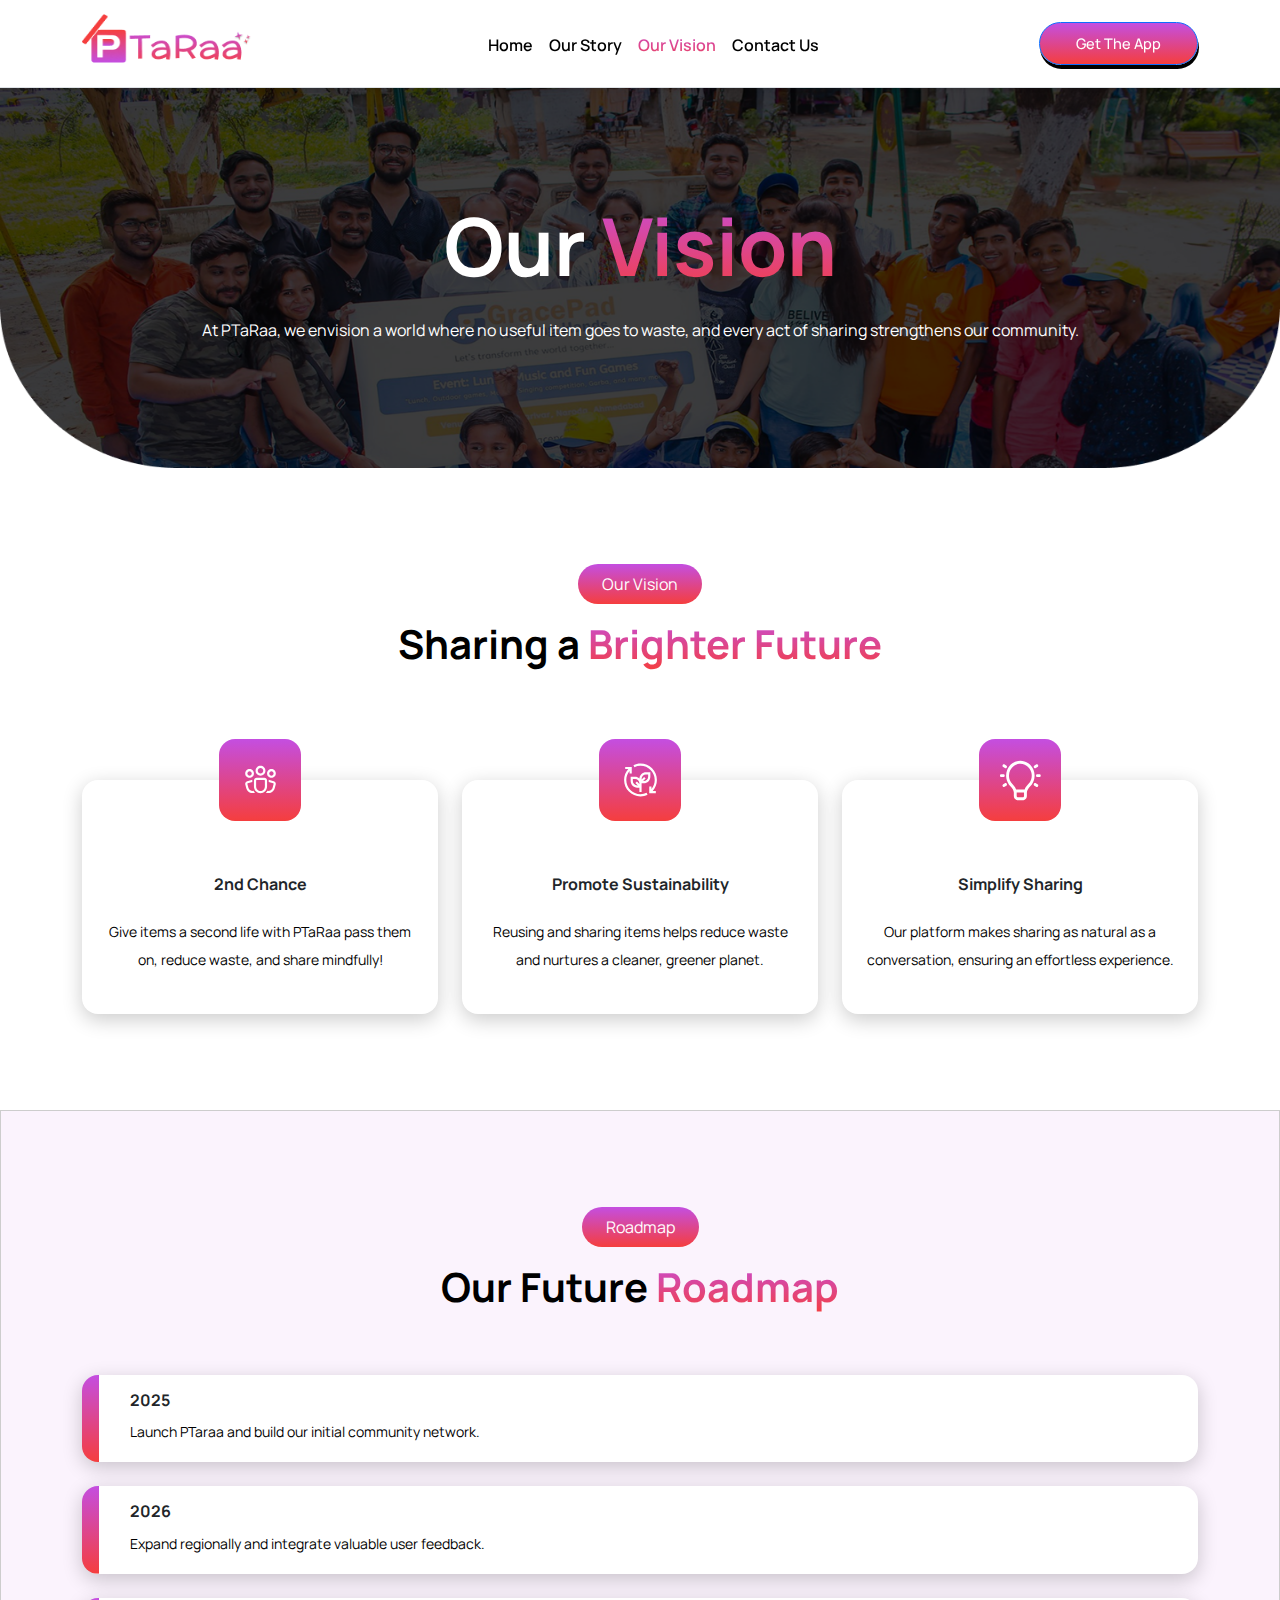
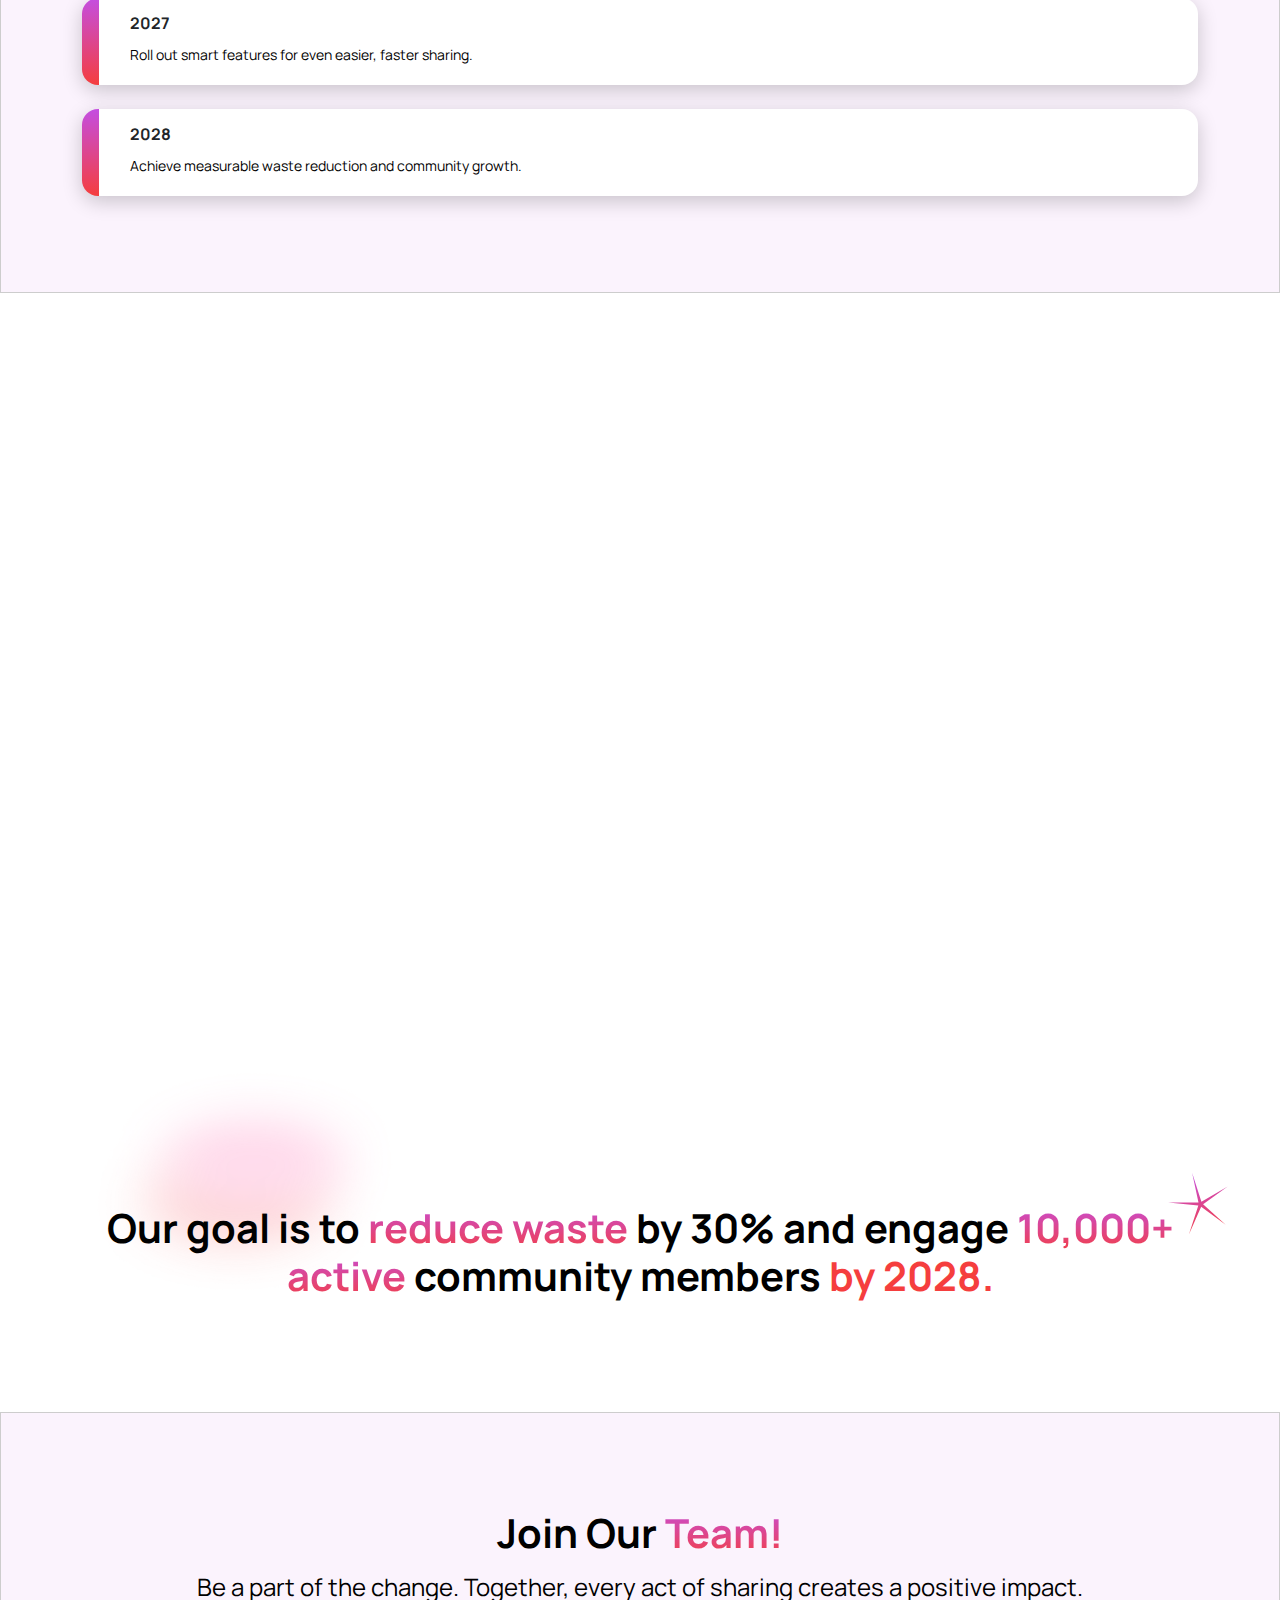
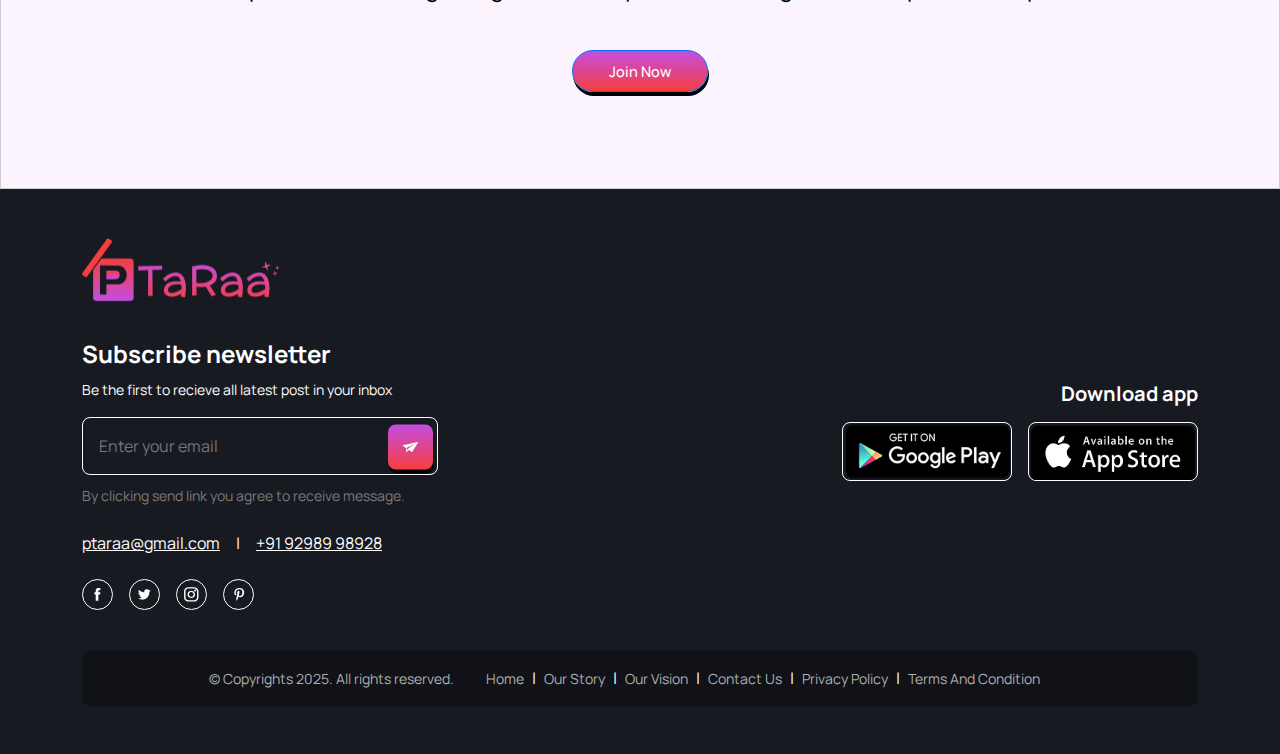
<file: ourVision.html>
<!DOCTYPE html>
<html lang="en">

<head>
    <meta charset="UTF-8">
    <meta name="viewport" content="width=device-width, initial-scale=1.0">
    <!-- favicon -->
    <link rel="icon" href="assets/images/favicon.png" type="image/png">
    <title>ℙ𝕚𝕥𝕒𝕣𝕒𝕒 || 𝕆𝕦𝕣 𝕍𝕚𝕤𝕚𝕠𝕟</title>
    <!-- google font -->
    <link rel="preconnect" href="https://fonts.googleapis.com">
    <link rel="preconnect" href="https://fonts.gstatic.com" crossorigin>
    <link href="https://fonts.googleapis.com/css2?family=Manrope:wght@200..800&display=swap" rel="stylesheet">
    <!-- bootstrap -->
    <link href="https://cdn.jsdelivr.net/npm/bootstrap@5.3.3/dist/css/bootstrap.min.css" rel="stylesheet">
    <!-- custom css -->
    <link rel="stylesheet" href="assets/css/custombootstrap.css">
</head>

<body>
    <!--==================== header area start======================-->
    <nav class="navbar border-bottom navbar-expand-lg navbar-light bg-white shadow-sm sticky-top">
        <div class="container">
            <a class="navbar-brand" href="#">
                <img src="assets/images/logo.png" alt="Pitaraa" width="170" height="60"
                    class="d-inline-block align-text-top">
            </a>
            <button class="navbar-toggler" type="button" data-bs-toggle="collapse"
                data-bs-target="#navbarSupportedContent" aria-controls="navbarSupportedContent" aria-expanded="false"
                aria-label="Toggle navigation">
                <span class="navbar-toggler-icon"></span>
            </button>
            <div class="collapse navbar-collapse" id="navbarSupportedContent">
                <ul class="navbar-nav m-auto mb-2 mb-lg-0 ">
                    <li class="nav-item">
                        <a class="nav-link text-center text-black fw-semibold " aria-current="page"
                            href="index.html">Home</a>
                    </li>
                    <li class="nav-item">
                        <a class="nav-link text-center text-black fw-semibold " href="ourStory.html">Our Story</a>
                    </li>
                    <li class="nav-item">
                        <a class="nav-link text-center text-black fw-semibold active" href="ourVision.html">Our
                            Vision</a>
                    </li>
                    <li class="nav-item">
                        <a class="nav-link text-center text-black fw-semibold" href="contactUs.html">Contact Us</a>
                    </li>


                </ul>
                <div class="d-flex justify-content-center align-items-center">
                    <a class="btn btn-primary border-rounded" href="#">Get The App</a>
                </div>
            </div>
        </div>
    </nav>
    <!--==================== header area end======================-->


    <!--==================== Banner area start======================-->
    <section class="bg-lg-full bg-cover bg-center"
        style=" background: url('assets/images/ourvision_banner.png') no-repeat; padding: 110px 0;">
        <div class="container">
            <h1 class=" display-1 fw-bold text-center text-white">Our <span
                    class=" text-highlight-primary">Vision</span>
            </h1>
            <p class=" text-center mt-4 fs-6 text-white">
                At PTaRaa, we envision a world where no useful item goes to waste, and every act of sharing strengthens
                our community.
            </p>
        </div>
    </section>
    <!--==================== Banner area end======================-->


    <!--==================== our vision area start======================-->
    <section class="our-vision-area py-5 py-lg-10">
        <div class="container">
            <div class="d-flex justify-content-center align-items-center">
                <p class="bg-primary text-white px-4 py-2 rounded-pill">Our Vision</p>
            </div>
            <h1 class="text-center fw-bolder text-black  mb-6 ">Sharing a <span class=" text-highlight-primary">Brighter
                    Future
                </span></h1>
            <div class="row g-4">
                <div class="col-lg-4">
                    <div class="feature-card mt-5  bg-white   p-4 rounded-4 position-relative"
                        style="box-shadow: 0px 5.42px 20.33px 0px #00000033;">
                        <div class="position-absolute top-0 start-50 translate-middle bg-primary rounded-4 d-flex justify-content-center align-items-center p-3"
                            style=" width: 82px; height: 82px;">
                            <img src="assets/images/community.svg" alt="">
                        </div>
                        <h3 class="fw-bolder fs-6 text-center mb-4" style="margin-top: 71px;">2nd Chance</h3>
                        <p class="text-black text-center  fw-normal lh-lg " style="font-size: 14px;">Give items a second
                            life with PTaRaa pass them on, reduce waste, and share mindfully!</p>

                    </div>
                </div>
                <div class="col-lg-4">
                    <div class="feature-card mt-5  bg-white   p-4 rounded-4 position-relative"
                        style="box-shadow: 0px 5.42px 20.33px 0px #00000033;">
                        <div class="position-absolute top-0 start-50 translate-middle bg-primary rounded-4 d-flex justify-content-center align-items-center p-3"
                            style=" width: 82px; height: 82px;">
                            <img src="assets/images/eco.svg" alt="">
                        </div>
                        <h3 class="fw-bolder fs-6 text-center mb-4" style="margin-top: 71px;">Promote Sustainability
                        </h3>
                        <p class="text-black text-center  fw-normal lh-lg " style="font-size: 14px;">Reusing and sharing
                            items helps reduce waste and nurtures a cleaner, greener planet.</p>

                    </div>
                </div>
                <div class="col-lg-4">
                    <div class="feature-card mt-5  bg-white   p-4 rounded-4 position-relative"
                        style="box-shadow: 0px 5.42px 20.33px 0px #00000033;">
                        <div class="position-absolute top-0 start-50 translate-middle bg-primary rounded-4 d-flex justify-content-center align-items-center p-3"
                            style=" width: 82px; height: 82px;">
                            <img src="assets/images/light.svg" alt="">
                        </div>
                        <h3 class="fw-bolder fs-6 text-center mb-4" style="margin-top: 71px;">Simplify Sharing
                        </h3>
                        <p class="text-black text-center  fw-normal lh-lg " style="font-size: 14px;">Our platform makes
                            sharing as natural as a conversation, ensuring an effortless experience.</p>

                    </div>
                </div>


            </div>
        </div>
    </section>
    <!--==================== our vision area start======================-->

    <!--==================== Our Future Roadmap area start======================-->
    <section class="our-future-roadmap-area bg-purple border-purple py-5 py-lg-10">
        <div class="container">
            <div class="d-flex justify-content-center align-items-center">
                <p class="bg-primary
                text-white px-4 py-2 rounded-pill">Roadmap</p>
            </div>
            <h1 class="text-center fw-bolder text-black  mb-6 ">Our Future <span class=" text-highlight-primary">Roadmap
                </span></h1>
            <div class="row g-4">
                <div class="col-12">
                    <div class="feature-card  bg-white   p-3  rounded-4 position-relative" style="
                        padding-left: 48px !important;
                        box-shadow: 0px 5.42px 20.33px 0px #00000033;
                        background-image: linear-gradient(180deg, #C44EE1 0%, #F53E3E 100%);
                        background-size: 17px 100%; 
                        background-repeat: no-repeat;
                        background-position: left;">

                        <h3 class="fw-bolder fs-6 text-left mb-2">2025</h3>
                        <p class="text-black
                        text-left mb-0  fw-normal lh-lg " style="font-size: 14px;">Launch PTaraa and build our initial
                            community network.</p>
                    </div>

                </div>
                <div class="col-12">
                    <div class="feature-card  bg-white   p-3  rounded-4 position-relative" style="
                        padding-left: 48px !important;
                        box-shadow: 0px 5.42px 20.33px 0px #00000033;
                        background-image: linear-gradient(180deg, #C44EE1 0%, #F53E3E 100%);
                        background-size: 17px 100%; 
                        background-repeat: no-repeat;
                        background-position: left;">

                        <h3 class="fw-bolder fs-6 text-left mb-2">2026</h3>
                        <p class="text-black
                        text-left mb-0  fw-normal lh-lg " style="font-size: 14px;">Expand regionally and integrate
                            valuable user feedback.</p>
                    </div>

                </div>
                <div class="col-12">
                    <div class="feature-card  bg-white   p-3  rounded-4 position-relative" style="
                        padding-left: 48px !important;
                        box-shadow: 0px 5.42px 20.33px 0px #00000033;
                        background-image: linear-gradient(180deg, #C44EE1 0%, #F53E3E 100%);
                        background-size: 17px 100%; 
                        background-repeat: no-repeat;
                        background-position: left;">

                        <h3 class="fw-bolder fs-6 text-left mb-2">2027</h3>
                        <p class="text-black
                        text-left mb-0  fw-normal lh-lg " style="font-size: 14px;">Roll out smart features for even
                            easier, faster sharing.</p>
                    </div>

                </div>
                <div class="col-12">
                    <div class="feature-card  bg-white   p-3  rounded-4 position-relative" style="
                        padding-left: 48px !important;
                        box-shadow: 0px 5.42px 20.33px 0px #00000033;
                        background-image: linear-gradient(180deg, #C44EE1 0%, #F53E3E 100%);
                        background-size: 17px 100%; 
                        background-repeat: no-repeat;
                        background-position: left;">

                        <h3 class="fw-bolder fs-6 text-left mb-2">2028</h3>
                        <p class="text-black
                        text-left mb-0  fw-normal lh-lg " style="font-size: 14px;">Achieve measurable waste reduction
                            and community growth.</p>
                    </div>

                </div>

            </div>
        </div>
    </section>

    <!--==================== Our Future Roadmap area end======================-->

    <!--==================== The Uplifting Sharing App area start======================-->
    <section class="uplifting-sharing-app-area " style="
    height: 770px;
    background: url('assets/images/sharingapp_bg.png') no-repeat 0 0 / 100% 100%;
    background-attachment: fixed;">
        <div class="container h-100">
            <div class="d-flex justify-content-center align-items-center flex-column h-100">
                <h1 class=" display-4 fw-bold text-white text-center">PTaRaa: The Uplifting Sharing App</h1>
                <p class="
                text-white fs-4 px-4 py-2">PTaRaa is the app that makes it effortless to pass on the things you no
                    longer need, connecting you with a caring community one share at a time.</p>
            </div>
        </div>
    </section>
    <!--==================== The Uplifting Sharing App area end======================-->


    <!--==================== our goal area start======================-->
    <section class="our-goal-area  ">
        <div class="container">
            <div class=" " style="
            padding-top: 141px !important;
                background-image: url(assets/images/bg_top_effect.png);
                background-position: top left , top 43% right 10%;
                background-repeat: no-repeat , no-repeat;
                background-size: 325px 237px, 63px 63px;">
                <h1 class="text-center position-relative fw-bolder px-4 pb-5 display-6 text-black  mb-6 ">
                    <span>
                        <img class=" position-absolute top-0 start-100 translate-middle" height="63px" width="63px"
                            src="assets/images/purple_star.svg" alt="">
                    </span>Our goal is to <span class=" text-highlight-primary">reduce waste</span> by 30% and engage
                    <span class="text-highlight-primary">10,000+ active</span> community members <span
                        style="color: #F53E3E;"> by 2028.</span>
                </h1>
            </div>
        </div>
    </section>
    <!--==================== our goal area end======================-->


    <!--==================== Join Our Team area start======================-->
    <section class="join-our-team-area bg-purple border-purple py-5 py-lg-10">
        <div class="container">
            <div class="d-flex justify-content-center align-items-center">

            </div>
            <h1 class="text-center fw-bolder text-black  mb-2 ">Join Our <span class=" text-highlight-primary">Team!
                </span></h1>
            <h2 class=" text-center fs-4 fw-normal text-black pt-2">
                Be a part of the change. Together, every act of sharing creates a positive impact.
            </h2>
            <div class="d-flex justify-content-center align-items-center mt-5">
                <a class="btn btn-primary border-rounded" href="#">Join Now</a>
            </div>
        </div>
    </section>

    <!--==================== Join Our Team area end======================-->

    <!--====================footer area start======================-->
    <footer class="footer-area py-5" style="background: #181A22;">
        <div class="container">
            <div class="row g-4">
                <div class="col-lg-4">
                    <div class="footer-widget">
                        <img src="assets/images/logo.png" alt="Pitaraa" width="200" height="78"
                            class="d-inline-block align-text-top">
                        <h2 class=" text-white fs-4 fw-bold mt-4">Subscribe newsletter</h2>
                        <small class="fw-normal text-white">Be the first to recieve all latest post in your
                            inbox</small>
                        <form action="" method="post">
                            <div class="input-group mt-3 mb-2 rounded-3 d-flex justify-content-between position-relative "
                                style="border: 0.91px solid #FFFFFF">
                                <input type="email" class="  text-white w-100 rounded-3 border-0 bg-transparent p-3"
                                    placeholder="Enter your email" aria-label="Recipient's username"
                                    aria-describedby="button-addon2">
                                <button
                                    class=" btn-primary p-0 mx-1 rounded-3 border-0 flex-shrink-0 position-absolute top-50 end-0 translate-middle-y d-flex justify-content-center align-items-center"
                                    type="button" id="button-addon2" style=" width: 45px; height: 45px; margin: 1px;">
                                    <img src="assets/images/sendicon.svg" alt="">
                                </button>
                            </div>
                            <small class="fw-normal  " style="color: #7A7A7A;">By clicking send link you agree to
                                receive message.</small>
                        </form>
                        <ul
                            class="list-unstyled mt-4 d-flex flex-md-nowrap flex-wrap justify-content-start align-items-center">
                            <li>
                                <a href="mailto:ptaraa@gmail.com" class="  text-nowrap text-white">
                                    ptaraa@gmail.com
                                </a>
                            </li>
                            <li class="text-white mx-3">
                                |
                            </li>
                            <li>
                                <a href="tel:+91 92989 98928" class=" text-nowrap text-white">
                                    +91 92989 98928
                                </a>
                            </li>
                        </ul>
                        <!-- social media link -->
                        <ul class="list-unstyled mt-4 d-flex justify-content-start align-items-center">
                            <li>
                                <a href="#"
                                    class=" border-white rounded-circle border mx-2 d-flex justify-content-center align-items-center "
                                    style="height: 31px; width: 31px; margin-left:0 !important;">
                                    <img src="assets/images/facebook.svg" alt="Facebook">
                                </a>
                            </li>
                            <li>
                                <a href="#"
                                    class=" border-white rounded-circle border mx-2 d-flex justify-content-center align-items-center "
                                    style="height: 31px; width: 31px;">
                                    <img src="assets/images/twitor.svg" alt="Twitor">
                                </a>
                            </li>
                            <li>
                                <a href="#"
                                    class=" border-white rounded-circle border mx-2 d-flex justify-content-center align-items-center "
                                    style="height: 31px; width: 31px;">
                                    <img src="assets/images/instagram.svg" alt="Instagram">
                                </a>
                            </li>
                            <li>
                                <a href="#"
                                    class=" border-white rounded-circle border mx-2 d-flex justify-content-center align-items-center "
                                    style="height: 31px; width: 31px;">
                                    <img src="assets/images/pinterest.png" alt="Pinterest">
                                </a>
                            </li>
                        </ul>
                    </div>
                </div>
                <div class="col-lg-4"></div>
                <div class="col-lg-4">
                    <div class="footer-widget d-flex justify-content-center align-items-center h-100 flex-column">
                        <h3 class="fw-bolder fs-5 text-white text-lg-end text-center w-100">Download app</h3>
                        <div class="d-flex mt-2 justify-content-center align-items-center">
                            <a href="#" class="me-3 downloadBtn rounded-3  overflow-hidden" style="border: 0.91px solid #FFFFFF ; " >
                                <img src="assets/images/palystorebtn.png" width="224" height="80" alt="Play Store"
                                    class="img-fluid">
                            </a>
                            <a href="#" class=" downloadBtn rounded-3 overflow-hidden" style="border: 0.91px solid #FFFFFF ; ">
                                <img src="assets/images/applestorebtn.png" width="224" height="75" alt="App Store"
                                    class="img-fluid">
                            </a>
                        </div>
                    </div>
                </div>
            </div>
            <!-- footer link -->
            <div class=" d-flex mt-4 flex-wrap justify-content-center align-items-center rounded-3 p-3"
                style="background: #111218;">
                <small class="" style="color: #AFAFAF; font-size: 14px">© Copyrights 2025. All rights
                    reserved.</small>
                <div class="d-flex mx-4 text-white flex-wrap justify-content-center align-items-center">
                    <a href="index.html" class=" text-nowrap text-decoration-none mx-2 "
                        style="color: #AFAFAF; font-size: 14px">Home</a>
                    |
                    <a href="ourStory.html" class=" text-nowrap text-decoration-none mx-2"
                        style="color: #AFAFAF; font-size: 14px">Our Story</a>
                    |
                    <a href="ourVision.html" class=" text-nowrap text-decoration-none mx-2"
                        style="color: #AFAFAF; font-size: 14px">Our Vision</a>
                    |
                    <a href="contactUs.html" class=" text-nowrap text-decoration-none mx-2"
                        style="color: #AFAFAF; font-size: 14px">Contact Us</a>
                    |
                    <a href="privacyPolicy.html" class=" text-nowrap text-decoration-none mx-2"
                        style="color: #AFAFAF; font-size: 14px">Privacy Policy</a>
                    |
                    <a href="termsAndConditions.html" class=" text-nowrap text-decoration-none  mx-2"
                        style="color: #AFAFAF; font-size: 14px">Terms And Condition</a>
                </div>

            </div>
    </footer>
    <!--==================== footer area end======================-->
    <!-- scroll to top btn -->
    <button id="scrollToTopBtn" title="Go to top">
        <svg xmlns="http://www.w3.org/2000/svg" viewBox="0 0 24 24" width="24" height="24">
            <path fill="white" d="M12 2l8 8h-6v12h-4v-12h-6z" />
        </svg>
    </button>


          <!-- jquery -->
    <script src="https://code.jquery.com/jquery-3.6.0.min.js"></script>
    <script>
        $(document).ready(function () {
            // Show/hide the button based on scroll position
            $(window).scroll(function () {
                if ($(this).scrollTop() > 50) {
                    $('#scrollToTopBtn').fadeIn();
                } else {
                    $('#scrollToTopBtn').fadeOut();
                }
            });

            // Smooth scroll to top when the button is clicked
            $('#scrollToTopBtn').click(function () {
                $('html, body').animate({ scrollTop: 0 }, 800);
                return false;
            });
        });
    </script>
    <!-- script -->
    <script src="https://cdn.jsdelivr.net/npm/bootstrap@5.3.3/dist/js/bootstrap.bundle.min.js"></script>
</body>

</html>
</file>
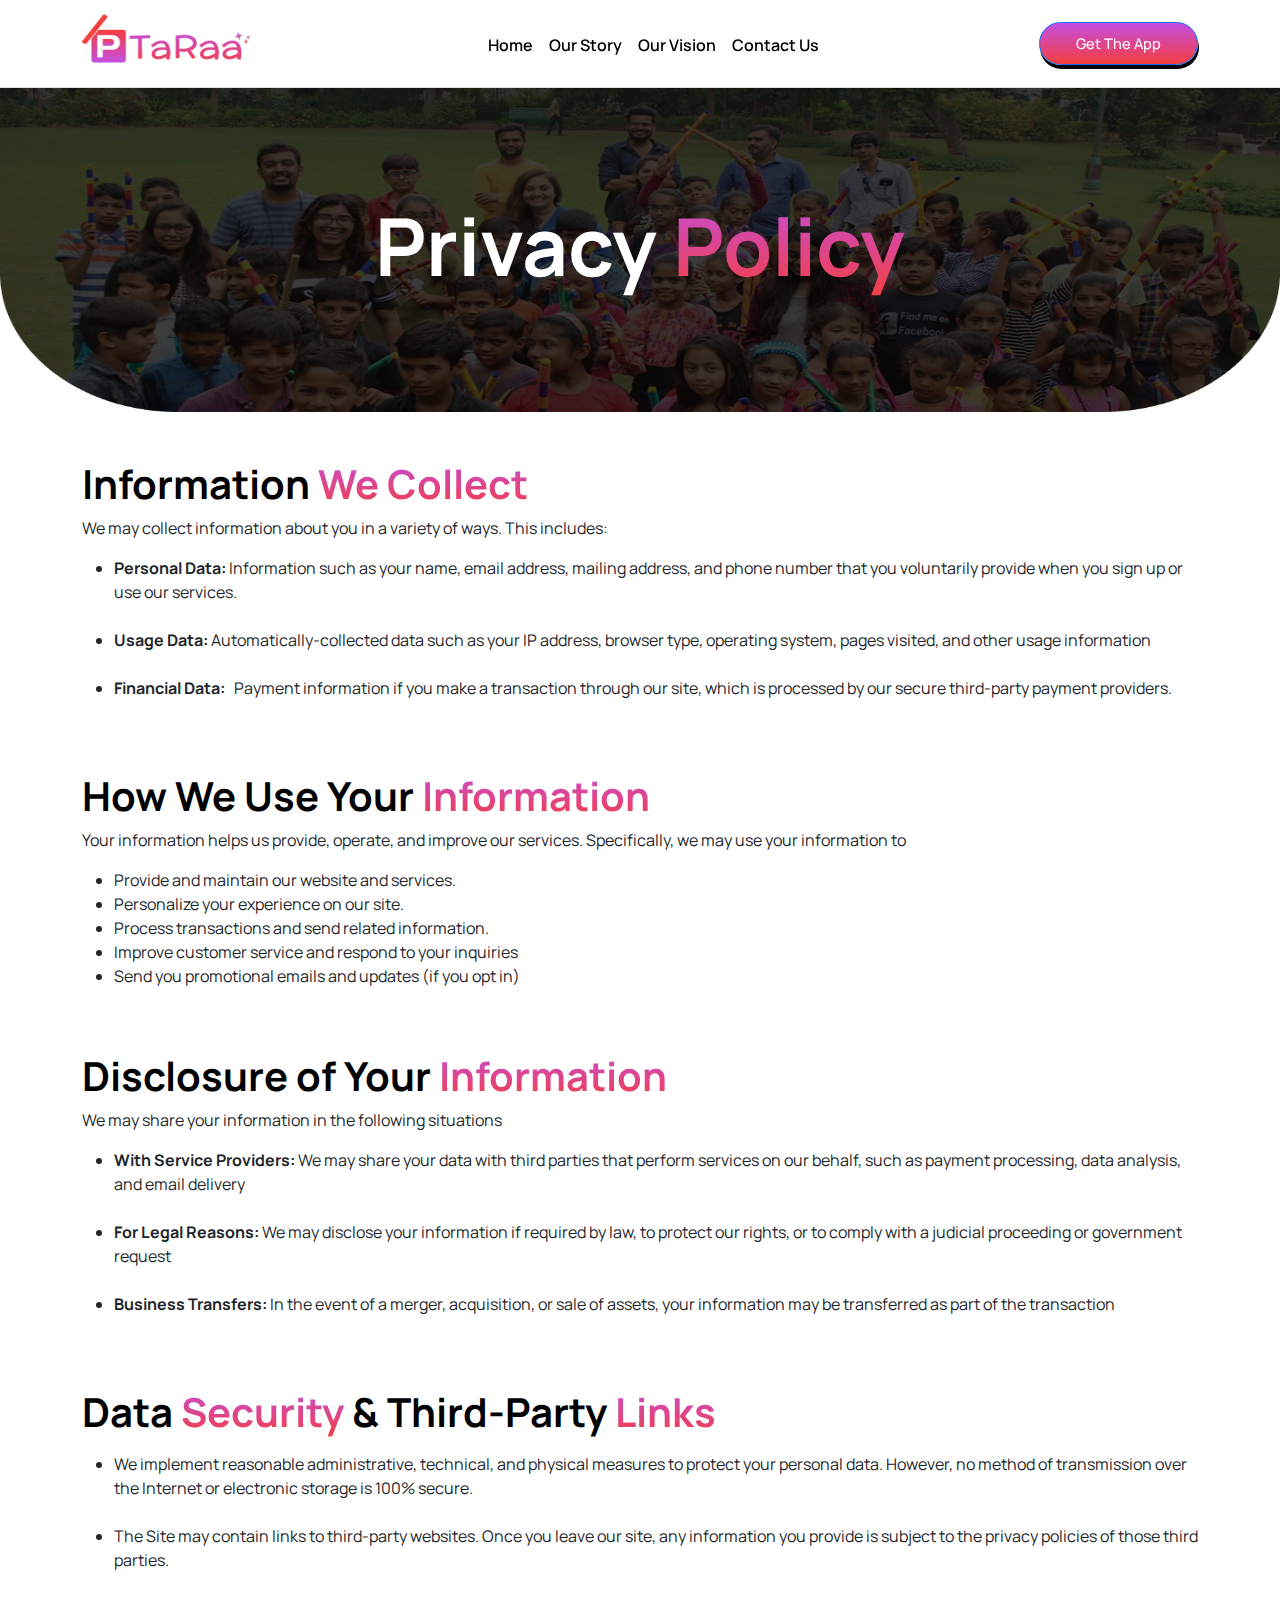
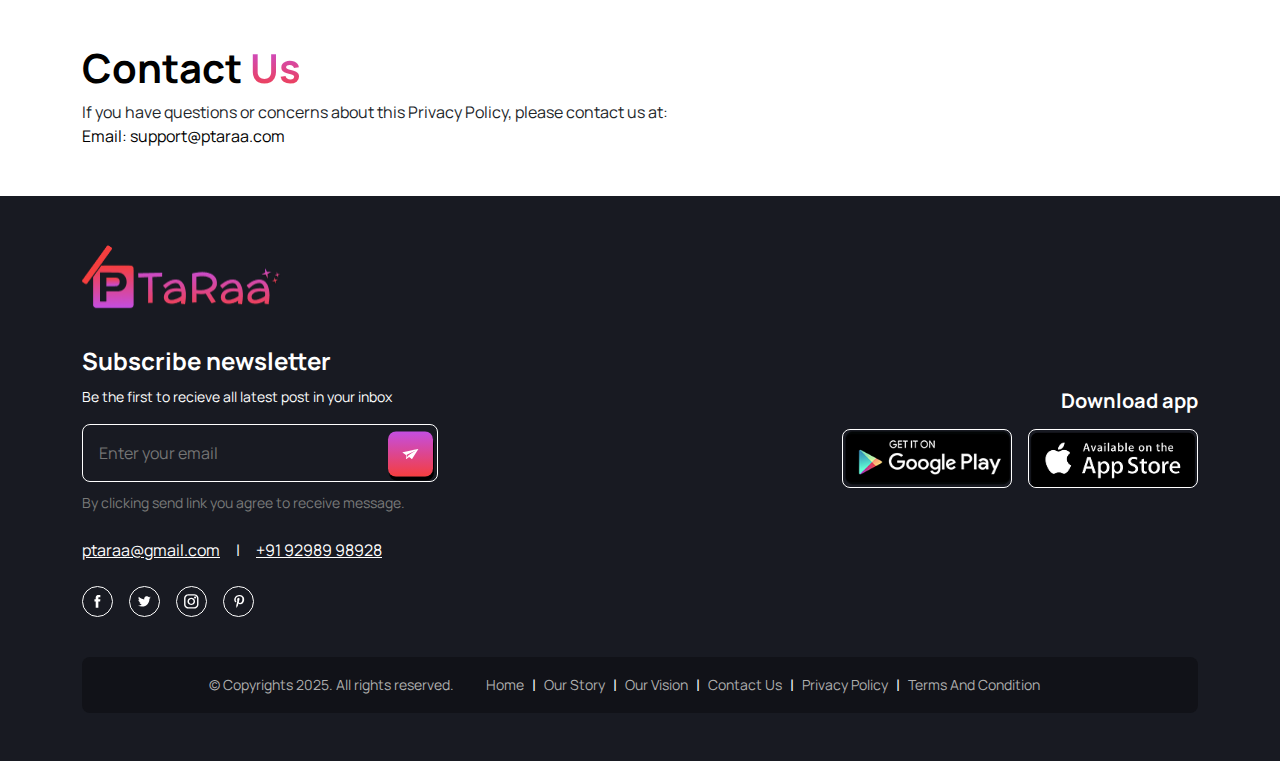
<file: privacyPolicy.html>
<!DOCTYPE html>
<html lang="en">

<head>
    <meta charset="UTF-8">
    <meta name="viewport" content="width=device-width, initial-scale=1.0">
    <!-- favicon -->
    <link rel="icon" href="assets/images/favicon.png" type="image/png">
    <title>ℙ𝕚𝕥𝕒𝕣𝕒𝕒 || ℙ𝕣𝕚𝕧𝕒𝕔𝕪 ℙ𝕠𝕝𝕚𝕔𝕪</title>
    <!-- google font -->
    <link rel="preconnect" href="https://fonts.googleapis.com">
    <link rel="preconnect" href="https://fonts.gstatic.com" crossorigin>
    <link href="https://fonts.googleapis.com/css2?family=Manrope:wght@200..800&display=swap" rel="stylesheet">
    <!-- bootstrap -->
    <link href="https://cdn.jsdelivr.net/npm/bootstrap@5.3.3/dist/css/bootstrap.min.css" rel="stylesheet">
    <!-- custom css -->
    <link rel="stylesheet" href="assets/css/custombootstrap.css">
</head>

<body>
    <!--==================== header area start======================-->
    <nav class="navbar border-bottom navbar-expand-lg navbar-light bg-white shadow-sm sticky-top">
        <div class="container">
            <a class="navbar-brand" href="#">
                <img src="assets/images/logo.png" alt="Pitaraa" width="170" height="60"
                    class="d-inline-block align-text-top">
            </a>
            <button class="navbar-toggler" type="button" data-bs-toggle="collapse"
                data-bs-target="#navbarSupportedContent" aria-controls="navbarSupportedContent" aria-expanded="false"
                aria-label="Toggle navigation">
                <span class="navbar-toggler-icon"></span>
            </button>
            <div class="collapse navbar-collapse" id="navbarSupportedContent">
                <ul class="navbar-nav m-auto mb-2 mb-lg-0 ">
                    <li class="nav-item">
                        <a class="nav-link text-center text-black fw-semibold " aria-current="page"
                            href="index.html">Home</a>
                    </li>
                    <li class="nav-item">
                        <a class="nav-link text-center text-black fw-semibold " href="ourStory.html">Our Story</a>
                    </li>
                    <li class="nav-item">
                        <a class="nav-link text-center text-black fw-semibold " href="ourVision.html">Our
                            Vision</a>
                    </li>
                    <li class="nav-item">
                        <a class="nav-link text-center text-black fw-semibold" href="contactUs.html">Contact Us</a>
                    </li>


                </ul>
                <div class="d-flex justify-content-center align-items-center">
                    <a class="btn btn-primary border-rounded" href="#">Get The App</a>
                </div>
            </div>
        </div>
    </nav>
    <!--==================== header area end======================-->


    <!--==================== Banner area start======================-->
    <section class="bg-lg-full bg-cover bg-center"
        style=" background: url('assets/images/contactus_banner.png') no-repeat; padding: 110px 0;">
        <div class="container">
            <h1 class=" display-1 fw-bold text-center text-white">Privacy <span
                    class=" text-highlight-primary">Policy</span>
            </h1>

        </div>
    </section>
    <!--==================== Banner area end======================-->

    <!--==================== Privacy Policy area start======================-->
    <section class="py-5">
        <div class="container">
            <h1 class="text-left fw-bolder text-black  mb-2 ">Information <span class=" text-highlight-primary">We
                    Collect
                </span></h1>
            <small class=" fw-normal fs-6 ">We may collect information about you in a variety of ways. This
                includes:</small>
            <ul class=" mt-3" style=" list-style-type: disc;">
                <li class=" mb-4">
                    <b> Personal Data:</b> Information such as your name, email address, mailing address, and phone
                    number that you voluntarily provide when you sign up or use our services.
                </li>
                <li class=" mb-4">
                    <b>Usage Data:</b> Automatically-collected data such as your IP address, browser type, operating
                    system, pages visited, and other usage information
                </li>
                <li class=" mb-4">
                    <b>Financial Data: </b>  Payment information if you make a transaction through our site, which is
                    processed by our secure third-party payment providers.
                </li>
            </ul>
        </div>
    </section>
    <section class="pb-5">
        <div class="container">
            <h1 class="text-left fw-bolder text-black  mb-2 ">How We Use Your <span
                    class=" text-highlight-primary">Information
                </span></h1>
            <small class=" fw-normal fs-6 ">Your information helps us provide, operate, and improve our services.
                Specifically, we may use your information to</small>
            <ul class=" mt-3 " style=" list-style-type: disc;">
                <li>
                    Provide and maintain our website and services.
                </li>
                <li>
                    Personalize your experience on our site.
                </li>
                <li>
                    Process transactions and send related information.
                </li>
                <li>
                    Improve customer service and respond to your inquiries
                </li>
                <li>
                    Send you promotional emails and updates (if you opt in)
                </li>
            </ul>
        </div>
    </section>

    <section class="pb-5">
        <div class="container">
            <h1 class="text-left fw-bolder text-black  mb-2 ">Disclosure of Your <span
                    class=" text-highlight-primary">Information
                </span></h1>
            <small class=" fw-normal fs-6 ">We may share your information in the following situations</small>
            <ul class=" mt-3" style=" list-style-type: disc;">
                <li class=" mb-4">
                    <b> With Service Providers:</b> We may share your data with third parties that perform services on
                    our behalf, such as payment processing, data analysis, and email delivery
                </li>
                <li class=" mb-4">
                    <b>For Legal Reasons:</b> We may disclose your information if required by law, to protect our
                    rights, or to comply with a judicial proceeding or government request
                </li>
                <li class=" mb-4">
                    <b>Business Transfers:</b> In the event of a merger, acquisition, or sale of assets, your
                    information may be transferred as part of the transaction
                </li>
            </ul>
        </div>
    </section>


    <section class="pb-5">
        <div class="container">
            <h1 class="text-left fw-bolder text-black  mb-2 ">Data <span class=" text-highlight-primary">Security
                </span>& Third-Party <span class=" text-highlight-primary">Links
                </span></h1>

            <ul class=" mt-3" style=" list-style-type: disc;">
                <li class=" mb-4">
                    We implement reasonable administrative, technical, and physical measures to protect your personal
                    data. However, no method of transmission over the Internet or electronic storage is 100% secure.
                </li>
                <li class=" mb-4">
                    The Site may contain links to third-party websites. Once you leave our site, any information you
                    provide is subject to the privacy policies of those third parties.
                </li>

            </ul>
        </div>
    </section>


    <section class="pb-5">
        <div class="container">
            <h1 class="text-left fw-bolder text-black  mb-2 ">Contact <span class=" text-highlight-primary">Us
                </span></h1>
            <small class=" fw-normal fs-6 ">If you have questions or concerns about this Privacy Policy, please contact
                us at:</small>
            <a href="mailto:support@ptaraa.com"
                class=" text-black d-block text-decoration-none fw-normal fs-6 ">Email: support@ptaraa.com</a>

        </div>
    </section>

    <!--====================footer area start======================-->
    <footer class="footer-area py-5" style="background: #181A22;">
        <div class="container">
            <div class="row g-4">
                <div class="col-lg-4">
                    <div class="footer-widget">
                        <img src="assets/images/logo.png" alt="Pitaraa" width="200" height="78"
                            class="d-inline-block align-text-top">
                        <h2 class=" text-white fs-4 fw-bold mt-4">Subscribe newsletter</h2>
                        <small class="fw-normal text-white">Be the first to recieve all latest post in your
                            inbox</small>
                        <form action="" method="post">
                            <div class="input-group mt-3 mb-2 rounded-3 d-flex justify-content-between position-relative "
                                style="border: 0.91px solid #FFFFFF">
                                <input type="email" class="  text-white w-100 rounded-3 border-0 bg-transparent p-3"
                                    placeholder="Enter your email" aria-label="Recipient's username"
                                    aria-describedby="button-addon2">
                                <button
                                    class=" btn-primary p-0 mx-1 rounded-3 border-0 flex-shrink-0 position-absolute top-50 end-0 translate-middle-y d-flex justify-content-center align-items-center"
                                    type="button" id="button-addon2" style=" width: 45px; height: 45px; margin: 1px;">
                                    <img src="assets/images/sendicon.svg" alt="">
                                </button>
                            </div>
                            <small class="fw-normal  " style="color: #7A7A7A;">By clicking send link you agree to
                                receive message.</small>
                        </form>
                        <ul
                            class="list-unstyled mt-4 d-flex flex-md-nowrap flex-wrap justify-content-start align-items-center">
                            <li>
                                <a href="mailto:ptaraa@gmail.com" class="  text-nowrap text-white">
                                    ptaraa@gmail.com
                                </a>
                            </li>
                            <li class="text-white mx-3">
                                |
                            </li>
                            <li>
                                <a href="tel:+91 92989 98928" class=" text-nowrap text-white">
                                    +91 92989 98928
                                </a>
                            </li>
                        </ul>
                        <!-- social media link -->
                        <ul class="list-unstyled mt-4 d-flex justify-content-start align-items-center">
                            <li>
                                <a href="#"
                                    class=" border-white rounded-circle border mx-2 d-flex justify-content-center align-items-center "
                                    style="height: 31px; width: 31px; margin-left:0 !important;">
                                    <img src="assets/images/facebook.svg" alt="Facebook">
                                </a>
                            </li>
                            <li>
                                <a href="#"
                                    class=" border-white rounded-circle border mx-2 d-flex justify-content-center align-items-center "
                                    style="height: 31px; width: 31px;">
                                    <img src="assets/images/twitor.svg" alt="Twitor">
                                </a>
                            </li>
                            <li>
                                <a href="#"
                                    class=" border-white rounded-circle border mx-2 d-flex justify-content-center align-items-center "
                                    style="height: 31px; width: 31px;">
                                    <img src="assets/images/instagram.svg" alt="Instagram">
                                </a>
                            </li>
                            <li>
                                <a href="#"
                                    class=" border-white rounded-circle border mx-2 d-flex justify-content-center align-items-center "
                                    style="height: 31px; width: 31px;">
                                    <img src="assets/images/pinterest.png" alt="Pinterest">
                                </a>
                            </li>
                        </ul>
                    </div>
                </div>
                <div class="col-lg-4"></div>
                <div class="col-lg-4">
                    <div class="footer-widget d-flex justify-content-center align-items-center h-100 flex-column">
                        <h3 class="fw-bolder fs-5 text-white text-lg-end text-center w-100">Download app</h3>
                        <div class="d-flex mt-2 justify-content-center align-items-center">
                            <a href="#" class="me-3 downloadBtn rounded-3  overflow-hidden" style="border: 0.91px solid #FFFFFF ; " >
                                <img src="assets/images/palystorebtn.png" width="224" height="80" alt="Play Store"
                                    class="img-fluid">
                            </a>
                            <a href="#" class=" downloadBtn rounded-3 overflow-hidden" style="border: 0.91px solid #FFFFFF ; ">
                                <img src="assets/images/applestorebtn.png" width="224" height="75" alt="App Store"
                                    class="img-fluid">
                            </a>
                        </div>
                    </div>
                </div>
            </div>
            <!-- footer link -->
            <div class=" d-flex mt-4 flex-wrap justify-content-center align-items-center rounded-3 p-3"
                style="background: #111218;">
                <small class="" style="color: #AFAFAF; font-size: 14px">© Copyrights 2025. All rights
                    reserved.</small>
                <div class="d-flex mx-4 text-white flex-wrap justify-content-center align-items-center">
                    <a href="index.html" class=" text-nowrap text-decoration-none mx-2 "
                        style="color: #AFAFAF; font-size: 14px">Home</a>
                    |
                    <a href="ourStory.html" class=" text-nowrap text-decoration-none mx-2"
                        style="color: #AFAFAF; font-size: 14px">Our Story</a>
                    |
                    <a href="ourVision.html" class=" text-nowrap text-decoration-none mx-2"
                        style="color: #AFAFAF; font-size: 14px">Our Vision</a>
                    |
                    <a href="contactUs.html" class=" text-nowrap text-decoration-none mx-2"
                        style="color: #AFAFAF; font-size: 14px">Contact Us</a>
                    |
                    <a href="privacyPolicy.html" class=" text-nowrap text-decoration-none mx-2"
                        style="color: #AFAFAF; font-size: 14px">Privacy Policy</a>
                    |
                    <a href="termsAndConditions.html" class=" text-nowrap text-decoration-none  mx-2"
                        style="color: #AFAFAF; font-size: 14px">Terms And Condition</a>
                </div>

            </div>
    </footer>
    <!--==================== footer area end======================-->

    <!-- scroll to top btn -->
    <button id="scrollToTopBtn" title="Go to top">
        <svg xmlns="http://www.w3.org/2000/svg" viewBox="0 0 24 24" width="24" height="24">
            <path fill="white" d="M12 2l8 8h-6v12h-4v-12h-6z" />
        </svg>
    </button>


          <!-- jquery -->
    <script src="https://code.jquery.com/jquery-3.6.0.min.js"></script>
    <script>
        $(document).ready(function () {
            // Show/hide the button based on scroll position
            $(window).scroll(function () {
                if ($(this).scrollTop() > 50) {
                    $('#scrollToTopBtn').fadeIn();
                } else {
                    $('#scrollToTopBtn').fadeOut();
                }
            });

            // Smooth scroll to top when the button is clicked
            $('#scrollToTopBtn').click(function () {
                $('html, body').animate({ scrollTop: 0 }, 800);
                return false;
            });
        });
    </script>
    <!-- script -->
    <script src="https://cdn.jsdelivr.net/npm/bootstrap@5.3.3/dist/js/bootstrap.bundle.min.js"></script>
</body>

</html>
</file>
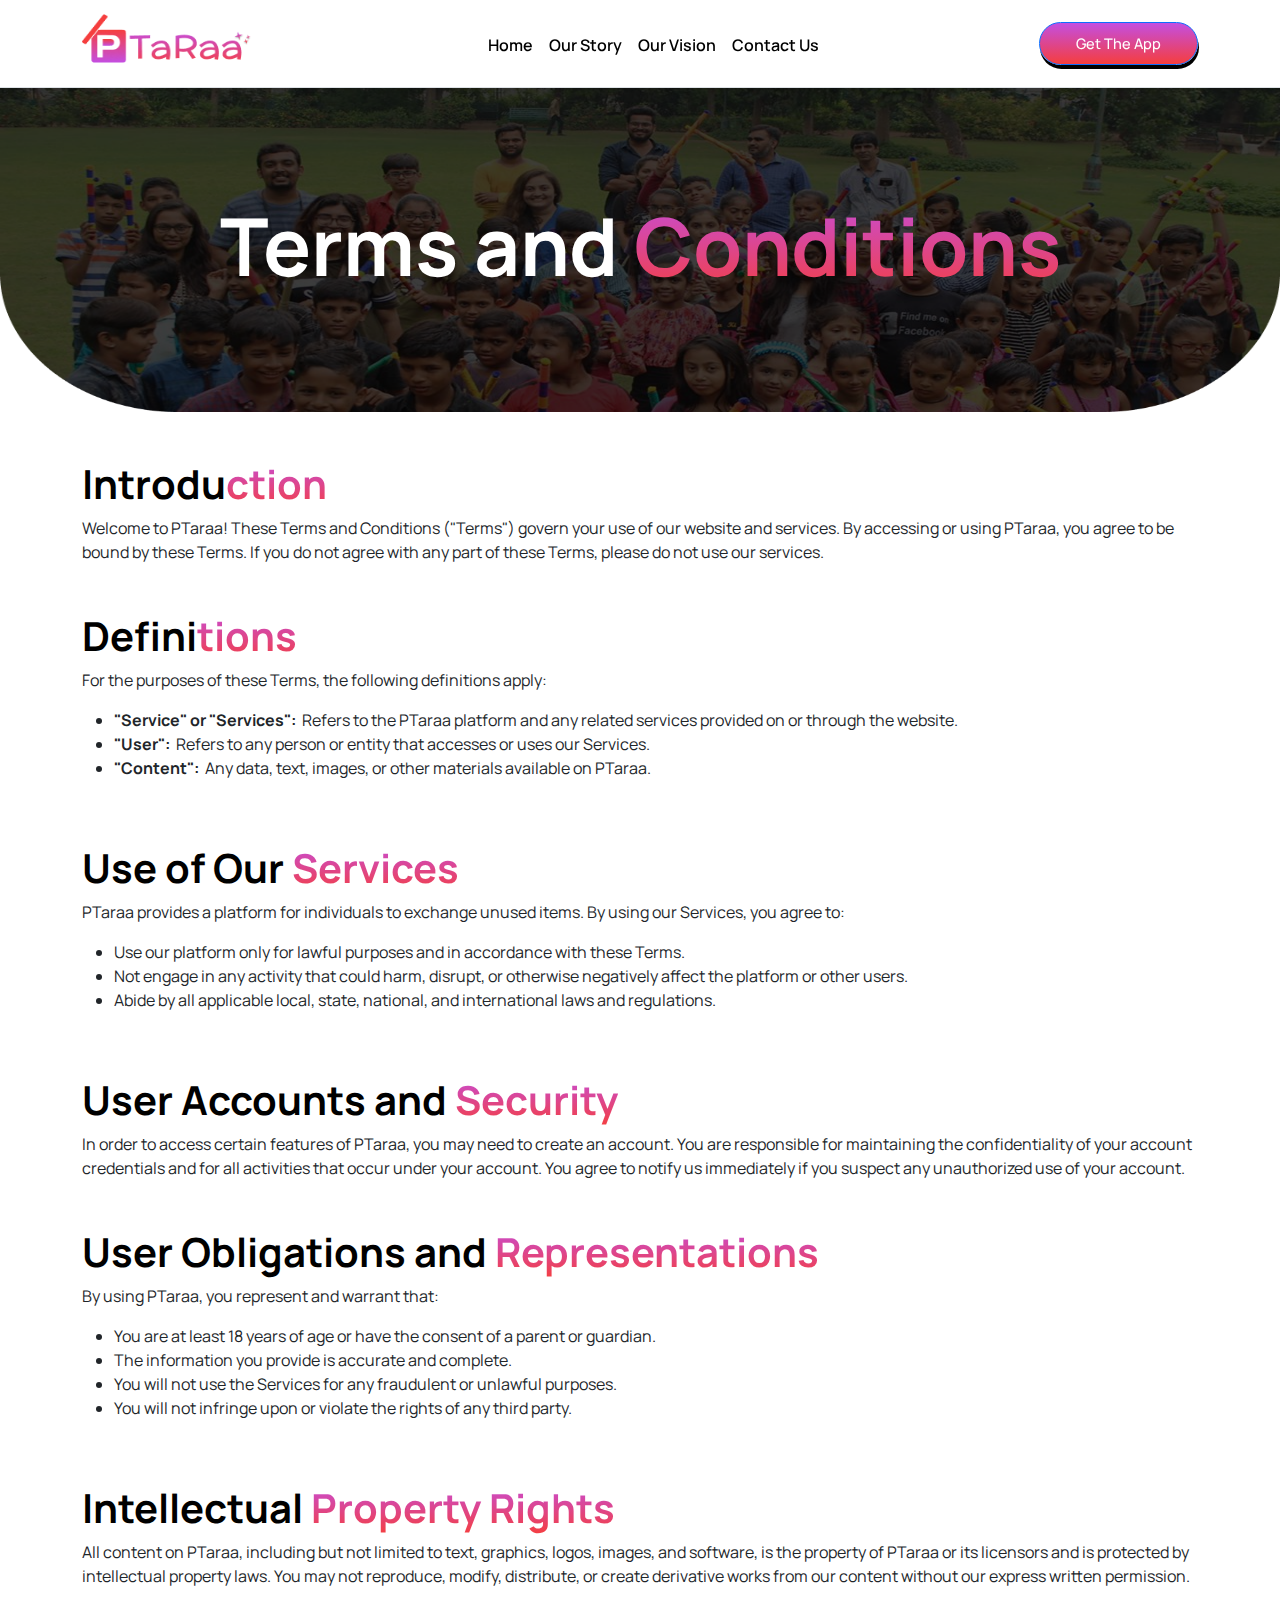
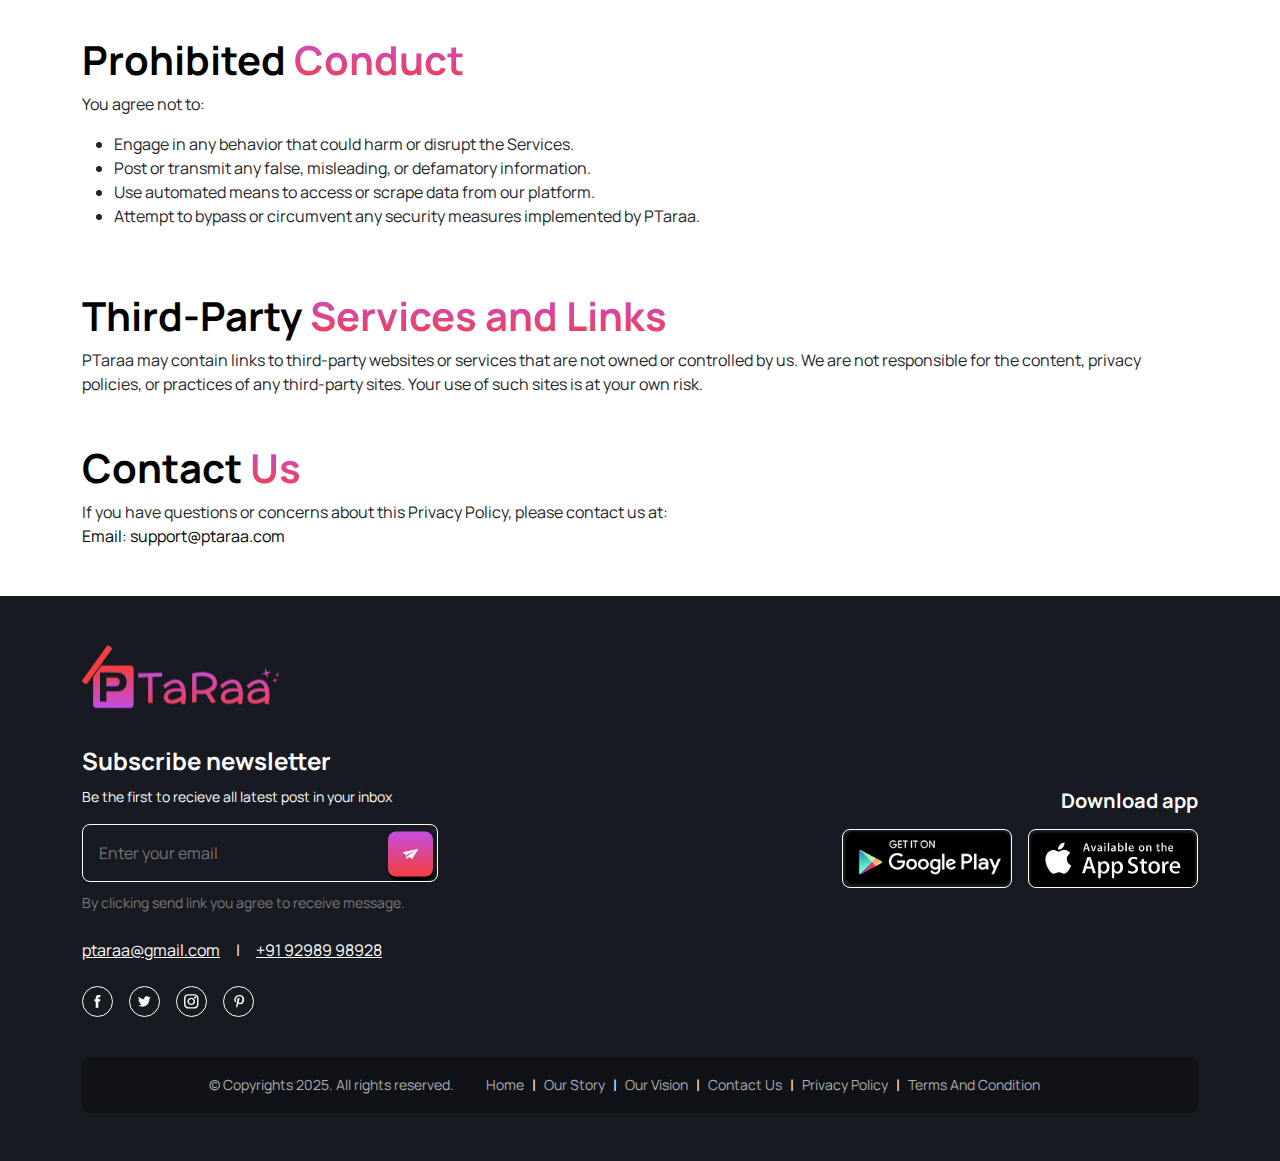
<file: termsAndConditions.html>
<!DOCTYPE html>
<html lang="en">

<head>
    <meta charset="UTF-8">
    <meta name="viewport" content="width=device-width, initial-scale=1.0">
    <!-- favicon -->
    <link rel="icon" href="assets/images/favicon.png" type="image/png">
    <title>ℙ𝕚𝕥𝕒𝕣𝕒𝕒 || 𝕋𝕖𝕣𝕞𝕤 𝕒𝕟𝕕 𝕔𝕠𝕟𝕕𝕚𝕥𝕚𝕠𝕟𝕤</title>
    <!-- google font -->
    <link rel="preconnect" href="https://fonts.googleapis.com">
    <link rel="preconnect" href="https://fonts.gstatic.com" crossorigin>
    <link href="https://fonts.googleapis.com/css2?family=Manrope:wght@200..800&display=swap" rel="stylesheet">
    <!-- bootstrap -->
    <link href="https://cdn.jsdelivr.net/npm/bootstrap@5.3.3/dist/css/bootstrap.min.css" rel="stylesheet">
    <!-- custom css -->
    <link rel="stylesheet" href="assets/css/custombootstrap.css">
</head>

<body>
    <!--==================== header area start======================-->
    <nav class="navbar border-bottom navbar-expand-lg navbar-light bg-white shadow-sm sticky-top">
        <div class="container">
            <a class="navbar-brand" href="#">
                <img src="assets/images/logo.png" alt="Pitaraa" width="170" height="60"
                    class="d-inline-block align-text-top">
            </a>
            <button class="navbar-toggler" type="button" data-bs-toggle="collapse"
                data-bs-target="#navbarSupportedContent" aria-controls="navbarSupportedContent" aria-expanded="false"
                aria-label="Toggle navigation">
                <span class="navbar-toggler-icon"></span>
            </button>
            <div class="collapse navbar-collapse" id="navbarSupportedContent">
                <ul class="navbar-nav m-auto mb-2 mb-lg-0 ">
                    <li class="nav-item">
                        <a class="nav-link text-center text-black fw-semibold " aria-current="page"
                            href="index.html">Home</a>
                    </li>
                    <li class="nav-item">
                        <a class="nav-link text-center text-black fw-semibold " href="ourStory.html">Our Story</a>
                    </li>
                    <li class="nav-item">
                        <a class="nav-link text-center text-black fw-semibold " href="ourVision.html">Our
                            Vision</a>
                    </li>
                    <li class="nav-item">
                        <a class="nav-link text-center text-black fw-semibold" href="contactUs.html">Contact Us</a>
                    </li>


                </ul>
                <div class="d-flex justify-content-center align-items-center">
                    <a class="btn btn-primary border-rounded" href="#">Get The App</a>
                </div>
            </div>
        </div>
    </nav>
    <!--==================== header area end======================-->


    <!--==================== Banner area start======================-->
    <section class="bg-lg-full bg-cover bg-center"
        style=" background: url('assets/images/contactus_banner.png') no-repeat ; padding: 110px 0;">
        <div class="container">
            <h1 class=" display-1 fw-bold text-center text-white">Terms and <span
                    class=" text-highlight-primary">Conditions</span>
            </h1>

        </div>
    </section>
    <!--==================== Banner area end======================-->

    <!--==================== terms and conditions area start======================-->
    <section class="py-5">
        <div class="container">
            <h1 class="text-left fw-bolder text-black  mb-2 ">Introdu<span class=" text-highlight-primary">ction
                </span></h1>
            <small class=" fw-normal fs-6 ">Welcome to PTaraa! These Terms and Conditions ("Terms") govern your use of
                our website and services. By accessing or using PTaraa, you agree to be bound by these Terms. If you do
                not agree with any part of these Terms, please do not use our services.</small>

        </div>
    </section>
    <section class="pb-5">
        <div class="container">
            <h1 class="text-left fw-bolder text-black  mb-2 ">Defini<span class=" text-highlight-primary">tions
                </span></h1>
            <small class=" fw-normal fs-6 ">For the purposes of these Terms, the following definitions apply:</small>
            <ul class=" mt-3 " style=" list-style-type: disc;">
                <li>
                    <b>"Service" or "Services":</b>  Refers to the PTaraa platform and any related services provided on
                    or through the website.
                </li>
                <li>
                    <b>"User":</b>  Refers to any person or entity that accesses or uses our Services.
                </li>
                <li>
                    <b>"Content":</b>  Any data, text, images, or other materials available on PTaraa.
                </li>

            </ul>
        </div>
    </section>

    <section class="pb-5">
        <div class="container">
            <h1 class="text-left fw-bolder text-black  mb-2 ">Use of Our <span class=" text-highlight-primary">Services
                </span></h1>
            <small class=" fw-normal fs-6 ">PTaraa provides a platform for individuals to exchange unused items. By
                using our Services, you agree to:</small>
            <ul class=" mt-3" style=" list-style-type: disc;">
                <li>
                    Use our platform only for lawful purposes and in accordance with these Terms.
                </li>
                <li>
                    Not engage in any activity that could harm, disrupt, or otherwise negatively affect the platform or
                    other users.
                </li>
                <li>
                    Abide by all applicable local, state, national, and international laws and regulations.
                </li>
            </ul>
        </div>
    </section>


    <section class="pb-5">
        <div class="container">
            <h1 class="text-left fw-bolder text-black  mb-2 ">User Accounts and <span
                    class=" text-highlight-primary">Security
                </span></h1>

            <small class=" fw-normal fs-6 ">In order to access certain features of PTaraa, you may need to create an
                account. You are responsible for maintaining the confidentiality of your account credentials and for all
                activities that occur under your account. You agree to notify us immediately if you suspect any
                unauthorized use of your account.</small>
        </div>
    </section>

    <section class="pb-5">
        <div class="container">
            <h1 class="text-left fw-bolder text-black  mb-2 ">User Obligations and <span
                    class=" text-highlight-primary">Representations
                </span></h1>
            <small class=" fw-normal fs-6 ">By using PTaraa, you represent and warrant that:</small>
            <ul class=" mt-3" style=" list-style-type: disc;">
                <li>
                    You are at least 18 years of age or have the consent of a parent or guardian.
                </li>
                <li>
                    The information you provide is accurate and complete.
                </li>
                <li>
                    You will not use the Services for any fraudulent or unlawful purposes.
                </li>
                <li>
                    You will not infringe upon or violate the rights of any third party.
                </li>
            </ul>
        </div>
    </section>

    <section class="pb-5">
        <div class="container">
            <h1 class="text-left fw-bolder text-black  mb-2 ">Intellectual <span
                    class=" text-highlight-primary">Property Rights
                </span></h1>

            <small class=" fw-normal fs-6 ">All content on PTaraa, including but not limited to text, graphics, logos,
                images, and software, is the property of PTaraa or its licensors and is protected by intellectual
                property laws. You may not reproduce, modify, distribute, or create derivative works from our content
                without our express written permission.</small>
        </div>
    </section>

    <section class="pb-5">
        <div class="container">
            <h1 class="text-left fw-bolder text-black  mb-2 ">Prohibited <span class=" text-highlight-primary">Conduct
                </span></h1>
            <small class=" fw-normal fs-6 ">You agree not to:</small>
            <ul class=" mt-3" style=" list-style-type: disc;">
                <li>
                    Engage in any behavior that could harm or disrupt the Services.
                </li>
                <li>
                    Post or transmit any false, misleading, or defamatory information.
                </li>
                <li>
                    Use automated means to access or scrape data from our platform.
                </li>
                <li>
                    Attempt to bypass or circumvent any security measures implemented by PTaraa.
                </li>
            </ul>
        </div>
    </section>


    <section class="pb-5">
        <div class="container">
            <h1 class="text-left fw-bolder text-black  mb-2 ">Third-Party <span class=" text-highlight-primary">Services
                    and Links
                </span></h1>

            <small class=" fw-normal fs-6 ">PTaraa may contain links to third-party websites or services that are not
                owned or controlled by us. We are not responsible for the content, privacy policies, or practices of any
                third-party sites. Your use of such sites is at your own risk.</small>
        </div>
    </section>

    <section class="pb-5">
        <div class="container">
            <h1 class="text-left fw-bolder text-black  mb-2 ">Contact <span class=" text-highlight-primary">Us
                </span></h1>
            <small class=" fw-normal fs-6 ">If you have questions or concerns about this Privacy Policy, please contact
                us at:</small>
            <a href="mailto:support@ptaraa.com"
                class=" text-black d-block text-decoration-none fw-normal fs-6 ">Email: support@ptaraa.com</a>

        </div>
    </section>

    <!--====================footer area start======================-->
    <footer class="footer-area py-5" style="background: #181A22;">
        <div class="container">
            <div class="row g-4">
                <div class="col-lg-4">
                    <div class="footer-widget">
                        <img src="assets/images/logo.png" alt="Pitaraa" width="200" height="78"
                            class="d-inline-block align-text-top">
                        <h2 class=" text-white fs-4 fw-bold mt-4">Subscribe newsletter</h2>
                        <small class="fw-normal text-white">Be the first to recieve all latest post in your
                            inbox</small>
                        <form action="" method="post">
                            <div class="input-group mt-3 mb-2 rounded-3 d-flex justify-content-between position-relative "
                                style="border: 0.91px solid #FFFFFF">
                                <input type="email" class="  text-white w-100 rounded-3 border-0 bg-transparent p-3"
                                    placeholder="Enter your email" aria-label="Recipient's username"
                                    aria-describedby="button-addon2">
                                <button
                                    class=" btn-primary p-0 mx-1 rounded-3 border-0 flex-shrink-0 position-absolute top-50 end-0 translate-middle-y d-flex justify-content-center align-items-center"
                                    type="button" id="button-addon2" style=" width: 45px; height: 45px; margin: 1px;">
                                    <img src="assets/images/sendicon.svg" alt="">
                                </button>
                            </div>
                            <small class="fw-normal  " style="color: #7A7A7A;">By clicking send link you agree to
                                receive message.</small>
                        </form>
                        <ul
                            class="list-unstyled mt-4 d-flex flex-md-nowrap flex-wrap justify-content-start align-items-center">
                            <li>
                                <a href="mailto:ptaraa@gmail.com" class="  text-nowrap text-white">
                                    ptaraa@gmail.com
                                </a>
                            </li>
                            <li class="text-white mx-3">
                                |
                            </li>
                            <li>
                                <a href="tel:+91 92989 98928" class=" text-nowrap text-white">
                                    +91 92989 98928
                                </a>
                            </li>
                        </ul>
                        <!-- social media link -->
                        <ul class="list-unstyled mt-4 d-flex justify-content-start align-items-center">
                            <li>
                                <a href="#"
                                    class=" border-white rounded-circle border mx-2 d-flex justify-content-center align-items-center "
                                    style="height: 31px; width: 31px; margin-left:0 !important;">
                                    <img src="assets/images/facebook.svg" alt="Facebook">
                                </a>
                            </li>
                            <li>
                                <a href="#"
                                    class=" border-white rounded-circle border mx-2 d-flex justify-content-center align-items-center "
                                    style="height: 31px; width: 31px;">
                                    <img src="assets/images/twitor.svg" alt="Twitor">
                                </a>
                            </li>
                            <li>
                                <a href="#"
                                    class=" border-white rounded-circle border mx-2 d-flex justify-content-center align-items-center "
                                    style="height: 31px; width: 31px;">
                                    <img src="assets/images/instagram.svg" alt="Instagram">
                                </a>
                            </li>
                            <li>
                                <a href="#"
                                    class=" border-white rounded-circle border mx-2 d-flex justify-content-center align-items-center "
                                    style="height: 31px; width: 31px;">
                                    <img src="assets/images/pinterest.png" alt="Pinterest">
                                </a>
                            </li>
                        </ul>
                    </div>
                </div>
                <div class="col-lg-4"></div>
                <div class="col-lg-4">
                    <div class="footer-widget d-flex justify-content-center align-items-center h-100 flex-column">
                        <h3 class="fw-bolder fs-5 text-white text-lg-end text-center w-100">Download app</h3>
                        <div class="d-flex mt-2 justify-content-center align-items-center">
                            <a href="#" class="me-3 downloadBtn rounded-3  overflow-hidden" style="border: 0.91px solid #FFFFFF ; " >
                                <img src="assets/images/palystorebtn.png" width="224" height="80" alt="Play Store"
                                    class="img-fluid">
                            </a>
                            <a href="#" class=" downloadBtn rounded-3 overflow-hidden" style="border: 0.91px solid #FFFFFF ; ">
                                <img src="assets/images/applestorebtn.png" width="224" height="75" alt="App Store"
                                    class="img-fluid">
                            </a>
                        </div>
                    </div>
                </div>
            </div>
            <!-- footer link -->
            <div class=" d-flex mt-4 flex-wrap justify-content-center align-items-center rounded-3 p-3"
                style="background: #111218;">
                <small class="" style="color: #AFAFAF; font-size: 14px">© Copyrights 2025. All rights
                    reserved.</small>
                <div class="d-flex mx-4 text-white flex-wrap justify-content-center align-items-center">
                    <a href="index.html" class=" text-nowrap text-decoration-none mx-2 "
                        style="color: #AFAFAF; font-size: 14px">Home</a>
                    |
                    <a href="ourStory.html" class=" text-nowrap text-decoration-none mx-2"
                        style="color: #AFAFAF; font-size: 14px">Our Story</a>
                    |
                    <a href="ourVision.html" class=" text-nowrap text-decoration-none mx-2"
                        style="color: #AFAFAF; font-size: 14px">Our Vision</a>
                    |
                    <a href="contactUs.html" class=" text-nowrap text-decoration-none mx-2"
                        style="color: #AFAFAF; font-size: 14px">Contact Us</a>
                    |
                    <a href="privacyPolicy.html" class=" text-nowrap text-decoration-none mx-2"
                        style="color: #AFAFAF; font-size: 14px">Privacy Policy</a>
                    |
                    <a href="termsAndConditions.html" class=" text-nowrap text-decoration-none  mx-2"
                        style="color: #AFAFAF; font-size: 14px">Terms And Condition</a>
                </div>

            </div>
    </footer>
    <!--==================== footer area end======================-->
    <!-- scroll to top btn -->
    <button id="scrollToTopBtn" title="Go to top">
        <svg xmlns="http://www.w3.org/2000/svg" viewBox="0 0 24 24" width="24" height="24">
            <path fill="white" d="M12 2l8 8h-6v12h-4v-12h-6z" />
        </svg>
    </button>


       <!-- jquery -->
       <script src="https://code.jquery.com/jquery-3.6.0.min.js"></script>
       <script>
           $(document).ready(function () {
               // Show/hide the button based on scroll position
               $(window).scroll(function () {
                   if ($(this).scrollTop() > 50) {
                       $('#scrollToTopBtn').fadeIn();
                   } else {
                       $('#scrollToTopBtn').fadeOut();
                   }
               });
   
               // Smooth scroll to top when the button is clicked
               $('#scrollToTopBtn').click(function () {
                   $('html, body').animate({ scrollTop: 0 }, 800);
                   return false;
               });
           });
       </script>
    <!-- script -->
    <script src="https://cdn.jsdelivr.net/npm/bootstrap@5.3.3/dist/js/bootstrap.bundle.min.js"></script>
</body>

</html>
</file>
<file: assets/css/custombootstrap.css>
body {
    font-family: "Manrope", sans-serif;
}

.active {
    background: linear-gradient(180deg, #C44EE1 0%, #F53E3E 100%);
    color: transparent;
    -webkit-background-clip: text;
    background-clip: text;
    -webkit-text-fill-color: transparent;
}


.nav-link {
    transition: all 0.5s ease;
}

.nav-link:hover {
    background: linear-gradient(180deg, #C44EE1 0%, #F53E3E 100%);
    color: transparent;
    -webkit-background-clip: text;
    background-clip: text;
    -webkit-text-fill-color: transparent;
}

.btn-primary {
    background: linear-gradient(180deg, #C44EE1 0%, #F53E3E 100%);
    box-shadow: 1px 4px 0px 0px #000000;
    font-weight: 500;
    font-size: 14.55px;
    line-height: 24.74px;
    letter-spacing: 0%;
    vertical-align: middle;
    border-radius: 30px;
    padding: 8px 36px;

}

.bg-primary {
    background: linear-gradient(180deg, #C44EE1 0%, #F53E3E 100%);


}

.btn-primary:hover {
    background: linear-gradient(180deg, #F53E3E 0%, #C44EE1 100%);
    box-shadow: 1px 4px 0px 0px #000000;
    transition: all 0.5s ease;

}

@media screen and (min-width: 992px) {
    .py-lg-10 {
        padding-top: 6rem !important;
        padding-bottom: 6rem !important;
    }

    .px-lg-6 {
        padding-left: 10rem !important;
        padding-right: 10rem !important;

    }

    .mt-lg-6 {
        margin-top: 6rem !important;
    }
}


.text-secondary-color {
    background: linear-gradient(180deg, #C44EE1 0%, #F53E3E 100%) !important;
    color: transparent !important;
    -webkit-background-clip: text !important;
    background-clip: text !important;
    -webkit-text-fill-color: transparent !important;
}

.text-highlight-primary {
    background: linear-gradient(180deg, #C44EE1 0%, #F53E3E 100%);
    color: transparent !important;
    -webkit-background-clip: text !important;
    background-clip: text !important;
    -webkit-text-fill-color: transparent !important;
}

.text-highlight-secondary {
    color: #F53E3E !important;
}

.bg-purple {
    background: rgba(196, 78, 225, 0.07) !important;
}

.border-purple {
    border: 1px solid rgba(205, 205, 205, 1) !important;
}

.border-primary {
    border: 1.97px solid rgba(0, 0, 0, 1) !important;
}

.mb-6 {
    margin-bottom: 4rem !important;
}




/* Customize the inactive button design */
.carousel-control-prev,
.carousel-control-next {
    border: 0.9px solid #F53E3E;
    height: 75px;
    width: 75px;
    padding: 10px;
    border-radius: 50% !important;
    top: 50%;
    transform: translateY(-50%);
}

/* Customize the icon color */
.carousel-control-prev-icon,
.carousel-control-next-icon {

    filter: brightness(0) saturate(100%) invert(50%) sepia(100%) saturate(10000%) hue-rotate(0deg);
    /* Adjust the color to match your gradient */
}

/* Customize the active button design */
.carousel-control-prev:active,
.carousel-control-next:active {

    background: linear-gradient(180deg, #C44EE1 0%, #F53E3E 100%) !important;
}

.carousel-indicators [data-bs-target] {

    border: 1px solid #F53E3E !important;
    width: 13px;
    height: 13px;
    border-radius: 50%;
    margin: 0 5px;
    transition: all 0.5s ease;
    opacity: 1;
}

.border-primary {
    border: 1px solid var(--Schemes-Outline, #79747E) !important;
}

.bg-lg-full {
    background-size: 100% 100% !important;
    background-position: center !important;
}

@media screen and (min-width: 1080px) {

    /* Move the previous and next buttons */
    .carousel-control-prev {
        left: -40px;
        /* Move the previous button 40px to the left */
    }

    .carousel-control-next {
        right: -40px;

        /* Move the next button 40px to the right */
    }

}

@media screen and (max-width: 1080px) {

    .carousel-control-prev,
    .carousel-control-next {
        height: 40px;
        width: 40px;
    }

}

@media screen and (max-width: 1400px) {
    .w-xl-50 {
        width: 53% !important;
    }
}

@media screen and (max-width: 992px) {
    .bg-cover {
        background-size: cover !important;
        background-position: center !important;
    }
}


/* Slider container */
.slider {
    margin: 0 auto;
    max-width: 1200px;
    /* Adjust as needed */
}

/* Slider item */
.app-screen {
    /* padding: 10px; */
    box-sizing: border-box;
    /* height: 600px; */
    /* Set a fixed height for slider items */
    display: flex !important;
    /* Ensure flexbox is applied */
    justify-content: center;
    align-items: center;
}

/* Image wrapper */
.image-wrapper {

    width: 100%;
    height: 100%;
    display: flex;
    justify-content: center;
    align-items: center;
    overflow: hidden;
    opacity: 0.8;
    transition: all 300ms ease;
    position: relative;
    /* Ensure images don't overflow */
}



.image-wrapper {
    opacity: 1;
}

/* Image styling */
.image-wrapper img {
    width: 100%;
    height: 100%;
    object-fit: fill;
    border-radius: 10px;

}

.center .image-wrapper {
    transform: scale(.85);

}

.center .image-wrapper::after {
    content: "";
    position: absolute;
    top: 0;
    left: 0;
    right: 0;
    bottom: 0;
    background: rgba(0, 0, 0, 0.1);
    border-radius: 22px;
    z-index: 1;
    transition: all 300ms ease;
}

.center .slick-center .image-wrapper {
    transform: scale(.95);
    border-radius: 22px;
    box-shadow: 0 0 5px 5px rgba(0, 0, 0, 0.1);
    /* Shadow on all sides with 5px width */
    transition: transform 0.3s ease;
    z-index: 1000;
    /* Optional: Add a smooth transition for scaling */
}

.center .slick-center .image-wrapper::after {
    background: rgba(0, 0, 0, 0);

}

.center button {

    z-index: 99;

}

.slick-prev,
.slick-next {
    height: 45px;
    width: 45px;
}

.slick-prev {
    left: -59px;
}

.slick-next {
    right: -43px;
}

.slick-prev:before,
.slick-next:before {
    background: linear-gradient(180deg, #C44EE1 0%, #F53E3E 100%);
    color: transparent !important;
    -webkit-background-clip: text !important;
    background-clip: text !important;
    -webkit-text-fill-color: transparent !important;
    font-size: 60px;

}

.slick-dots li button:before {
    /* color: #000; */
    border: 1px solid #F53E3E !important;
    width: 13px;
    height: 13px;
    border-radius: 50%;
    margin: 0 5px;
    transition: all 0.5s ease;
    font-size: 13px;
    line-height: 12px;
    left: -2px;
    color: transparent;
    opacity: 1;
}

.slick-dots li.slick-active button::before {
    opacity: 1;
    background: linear-gradient(180deg, #C44EE1 0%, #F53E3E 100%);
    color: transparent !important;
    -webkit-background-clip: text !important;
    background-clip: text !important;
    -webkit-text-fill-color: transparent !important;
}

/* .slider-timer {
    position: absolute;
    bottom: 48px;
    right: 5px;
    background: rgba(0, 0, 0, 0.6);
    color: white;
    padding: 10px 0px 0 15px;
    border-radius: 50%;
    font-size: 32px;
    font-weight: bold;
    height: 70px;
    width: 70px;

} */
.slider-timer {
    position: absolute;
    bottom: 48px;
    right: 5px;
    background: linear-gradient(180deg, #C44EE1 0%, #F53E3E 100%);
    color: white;
    border-radius: 50%;
    font-size: 32px;
    font-weight: bold;
    height: 70px;
    width: 70px;
    display: flex;
    align-items: center;
    justify-content: center;


}



@media screen and (max-width: 1100px) {

    .slick-prev:before,
    .slick-next:before {
        font-size: 40px;
    }

    .slick-prev,
    .slick-next {
        height: 30px;
        width: 30px;
    }

    .slick-prev {
        left: -38px;
    }

    .slick-next {
        right: -28px;
    }
}

.downloadBtn {
    height: 70px;
}

@media screen and (max-width: 1400px) and (min-width: 992px) {
    .downloadBtn {
        height: 59px;
    }
}

#scrollToTopBtn {

    position: fixed;
    bottom: 20px;
    right: 20px;
    z-index: 99;
    border: none;
    outline: none;
    background: linear-gradient(180deg, #C44EE1 0%, #F53E3E 100%);
    color: white;
    cursor: pointer;
    padding: 10px;
    border-radius: 50%;
    font-size: 18px;
    width: 50px;
    height: 50px;
    box-shadow: 0 4px 6px rgba(0, 0, 0, 0.2);
    transition: opacity 0.3s, transform 0.3s;
    display: none;
    /* Hidden by default */
}

#scrollToTopBtn:hover {
    opacity: 0.9;
    transform: scale(1.1);
}

#scrollToTopBtn svg {
    width: 24px;
    height: 24px;
}
</file>
